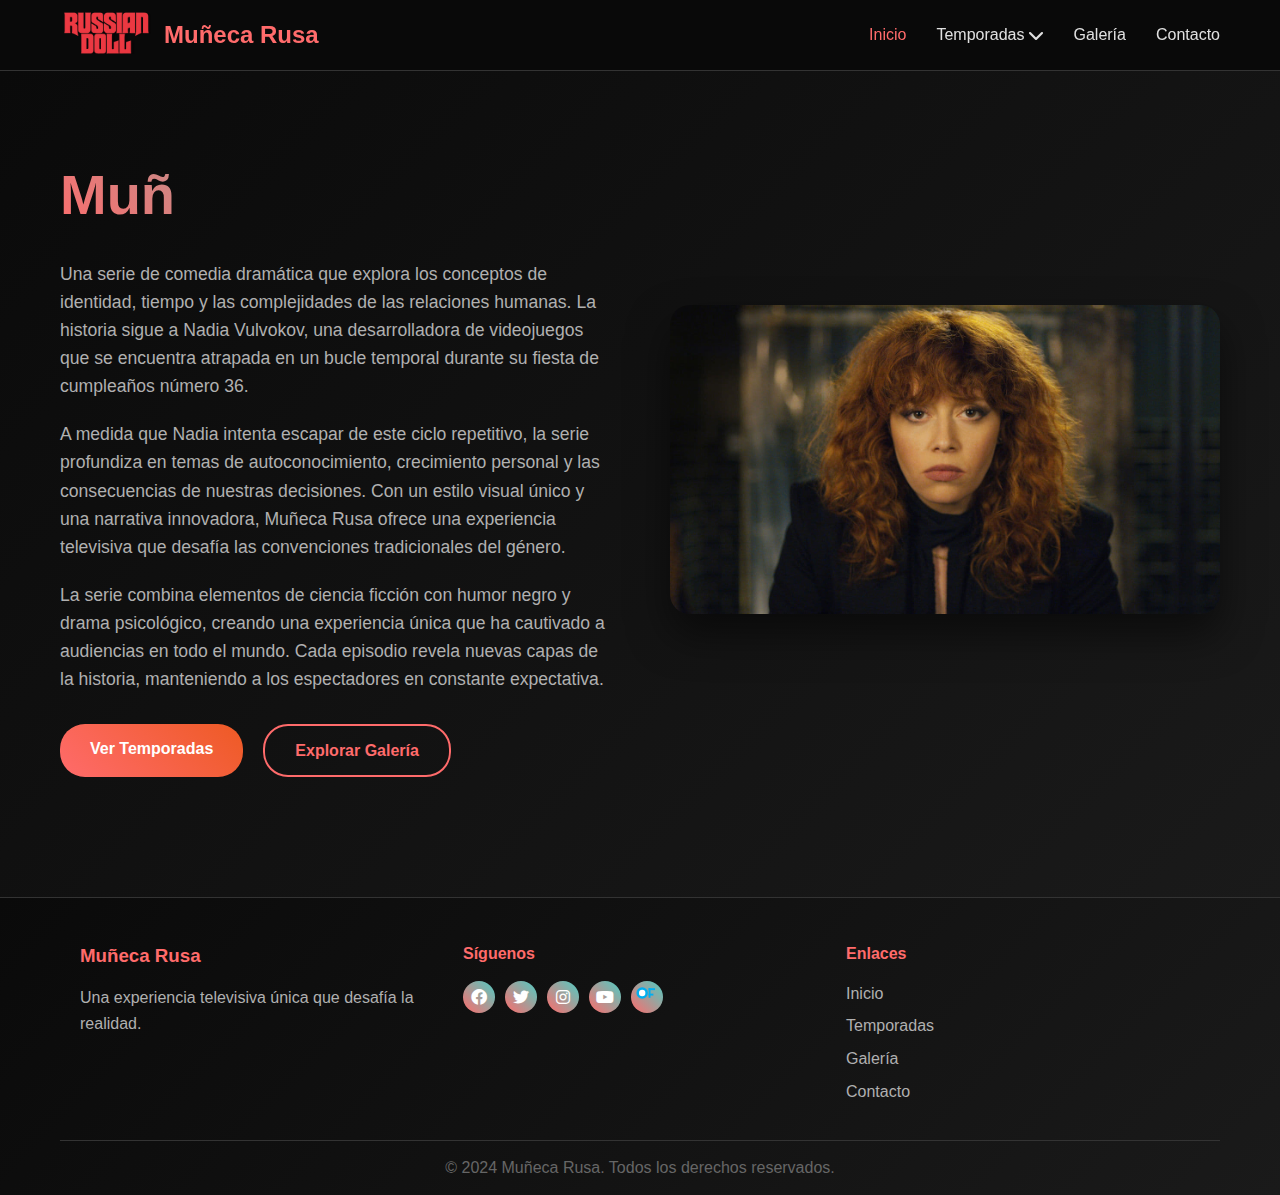
<file: index.html>
<!DOCTYPE html>
<html lang="es">
<head>
    <meta charset="UTF-8">
    <meta name="viewport" content="width=device-width, initial-scale=1.0">
    <title>Muñeca Rusa - Serie Netflix</title>
    <link rel="stylesheet" href="css/styles.css">
    <link href="https://cdnjs.cloudflare.com/ajax/libs/font-awesome/6.0.0/css/all.min.css" rel="stylesheet">
</head>
<body>
    <!-- Navegación -->
    <nav class="navbar">
        <div class="nav-container">
            <div class="nav-logo">
                <img src="img/logo.png" alt="Muñeca Rusa Logo" class="logo">
                <span class="logo-text">Muñeca Rusa</span>
            </div>
            
            <ul class="nav-menu">
                <li class="nav-item">
                    <a href="index.html" class="nav-link active">Inicio</a>
                </li>
                <li class="nav-item dropdown">
                    <a href="temporadas.html" class="nav-link">Temporadas <i class="fas fa-chevron-down"></i></a>
                    <ul class="dropdown-menu">
                        <li><a href="temporada1.html">Temporada 1</a></li>
                        <li><a href="temporada2.html">Temporada 2</a></li>
                        <li><a href="porsinolaviste.html">Por si no la viste</a></li>
                    </ul>
                </li>
                <li class="nav-item">
                    <a href="galeria.html" class="nav-link">Galería</a>
                </li>
                <li class="nav-item">
                    <a href="contacto.html" class="nav-link">Contacto</a>
                </li>
            </ul>
            
            <div class="hamburger">
                <span class="bar"></span>
                <span class="bar"></span>
                <span class="bar"></span>
            </div>
        </div>
    </nav>

    <!-- Contenido Principal -->
    <main class="main-content">
        <section class="hero-section">
            <div class="container">
                <div class="hero-content">
                    <div class="hero-text">
                        <h1>Muñeca Rusa</h1>
                        <p>Una serie de comedia dramática que explora los conceptos de identidad, tiempo y las complejidades de las relaciones humanas. La historia sigue a Nadia Vulvokov, una desarrolladora de videojuegos que se encuentra atrapada en un bucle temporal durante su fiesta de cumpleaños número 36.</p>
                        
                        <p>A medida que Nadia intenta escapar de este ciclo repetitivo, la serie profundiza en temas de autoconocimiento, crecimiento personal y las consecuencias de nuestras decisiones. Con un estilo visual único y una narrativa innovadora, Muñeca Rusa ofrece una experiencia televisiva que desafía las convenciones tradicionales del género.</p>
                        
                        <p>La serie combina elementos de ciencia ficción con humor negro y drama psicológico, creando una experiencia única que ha cautivado a audiencias en todo el mundo. Cada episodio revela nuevas capas de la historia, manteniendo a los espectadores en constante expectativa.</p>
                        
                        <div class="hero-buttons">
                            <a href="temporada1.html" class="btn btn-primary">Ver Temporadas</a>
                            <a href="galeria.html" class="btn btn-secondary">Explorar Galería</a>
                        </div>
                    </div>
                    <div class="hero-image">
                        <img src="img/muñecarusa-10.jpg" alt="Nadia Vulvokov en Muñeca Rusa">
                    </div>
                </div>
            </div>
        </section>
    </main>

    <!-- Footer -->
    <footer class="footer">
        <div class="container">
            <div class="footer-content">
                <div class="footer-section">
                    <h3>Muñeca Rusa</h3>
                    <p>Una experiencia televisiva única que desafía la realidad.</p>
                </div>
                
                <div class="footer-section">
                    <h4>Síguenos</h4>
                    <div class="social-links">
                        <a href="https://www.facebook.com/netflix" target="_blank" class="social-link"><i class="fab fa-facebook"></i></a>
                        <a href="https://twitter.com/netflix" target="_blank" class="social-link"><i class="fab fa-twitter"></i></a>
                        <a href="https://www.instagram.com/netflix" target="_blank" class="social-link"><i class="fab fa-instagram"></i></a>
                        <a href="https://www.youtube.com/netflix" target="_blank" class="social-link"><i class="fab fa-youtube"></i></a>
                        <a href="https://youtu.be/oHg5SJYRHA0" target="_blank" class="social-link onlyfans">
                            <svg class="onlyfans-logo" viewBox="0 0 100 100" fill="currentColor">
                                <circle cx="35" cy="50" r="18" fill="currentColor"/>
                                <circle cx="35" cy="50" r="10" fill="white"/>
                                <rect x="55" y="35" width="20" height="6" fill="currentColor"/>
                                <rect x="55" y="35" width="6" height="30" fill="currentColor"/>
                                <rect x="55" y="52" width="15" height="6" fill="currentColor"/>
                            </svg>
                        </a>
                    </div>
                </div>
                
                <div class="footer-section">
                    <h4>Enlaces</h4>
                    <ul class="footer-links">
                        <li><a href="index.html">Inicio</a></li>
                        <li><a href="temporada1.html">Temporadas</a></li>
                        <li><a href="galeria.html">Galería</a></li>
                        <li><a href="contacto.html">Contacto</a></li>
                    </ul>
                </div>
            </div>
            
            <div class="footer-bottom">
                <p>&copy; 2024 Muñeca Rusa. Todos los derechos reservados.</p>
            </div>
        </div>
    </footer>

    <script src="js/script.js"></script>
</body>
</html>
</file>
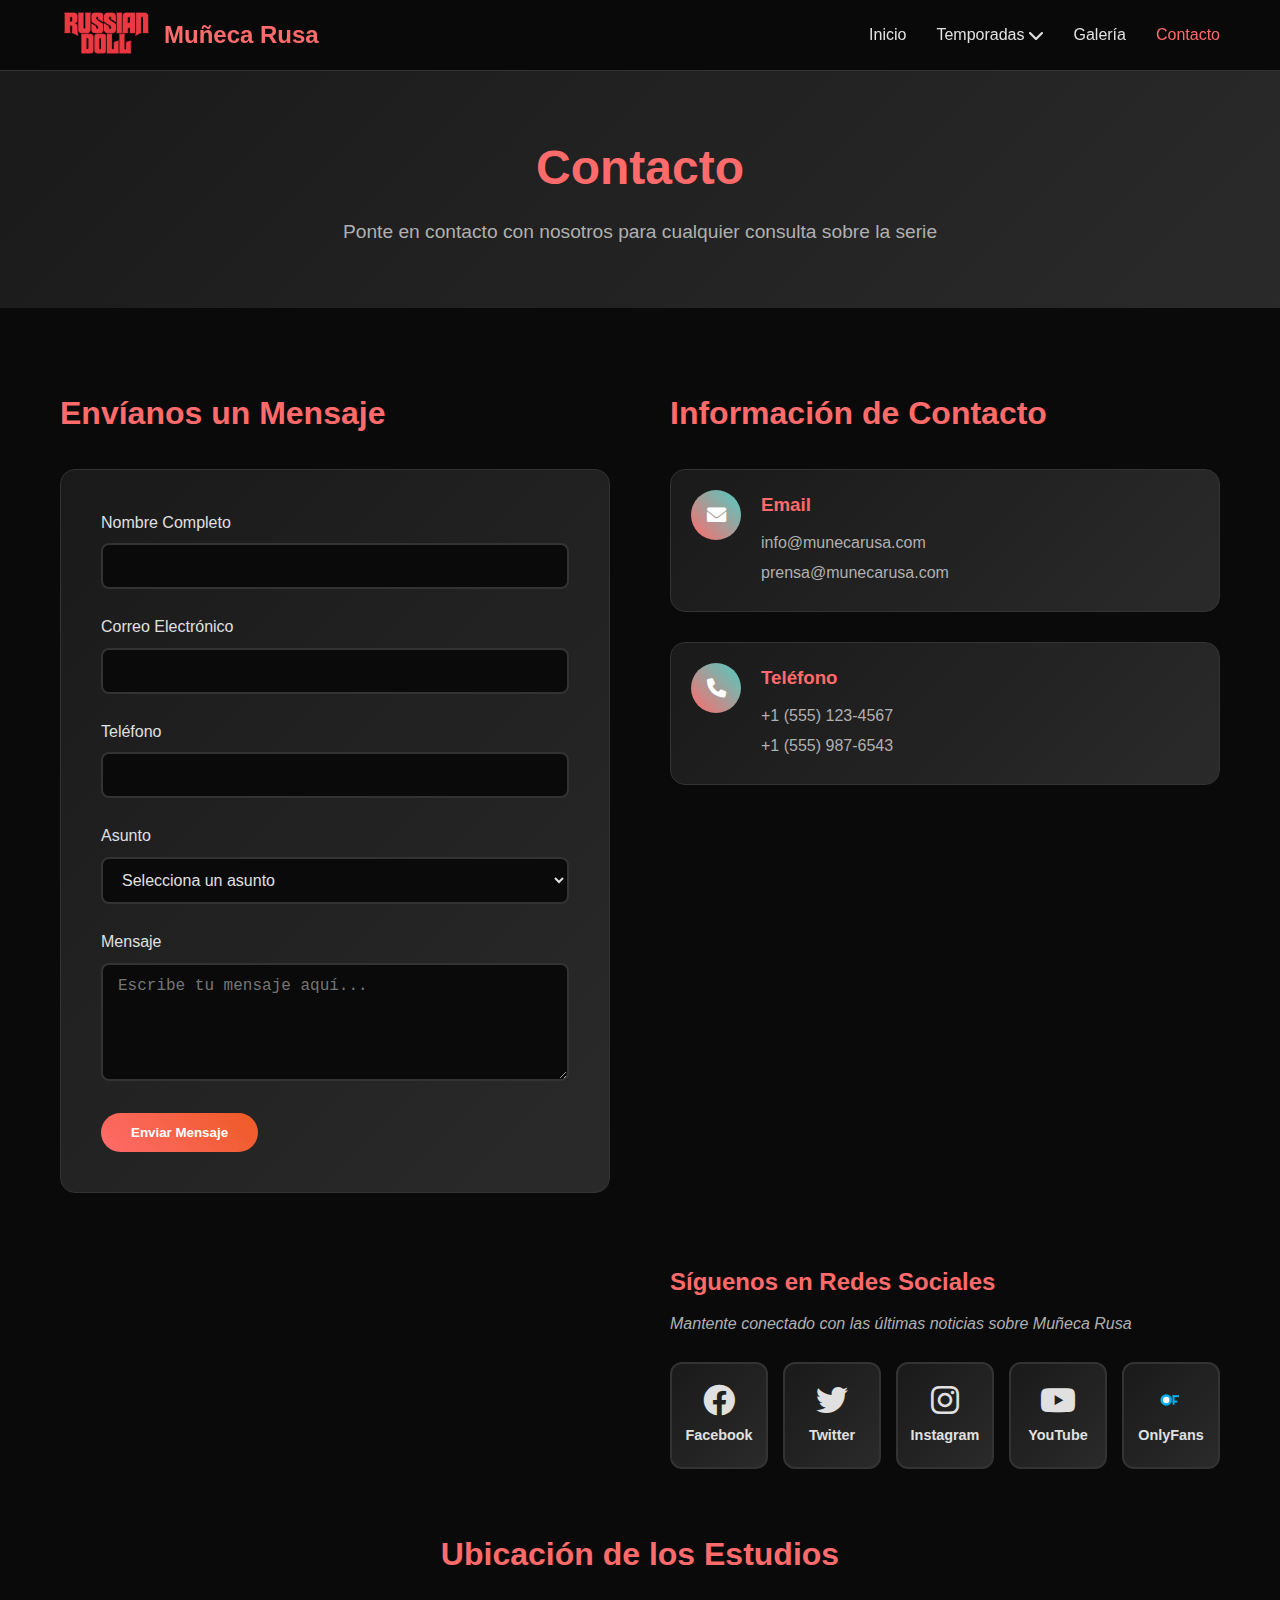
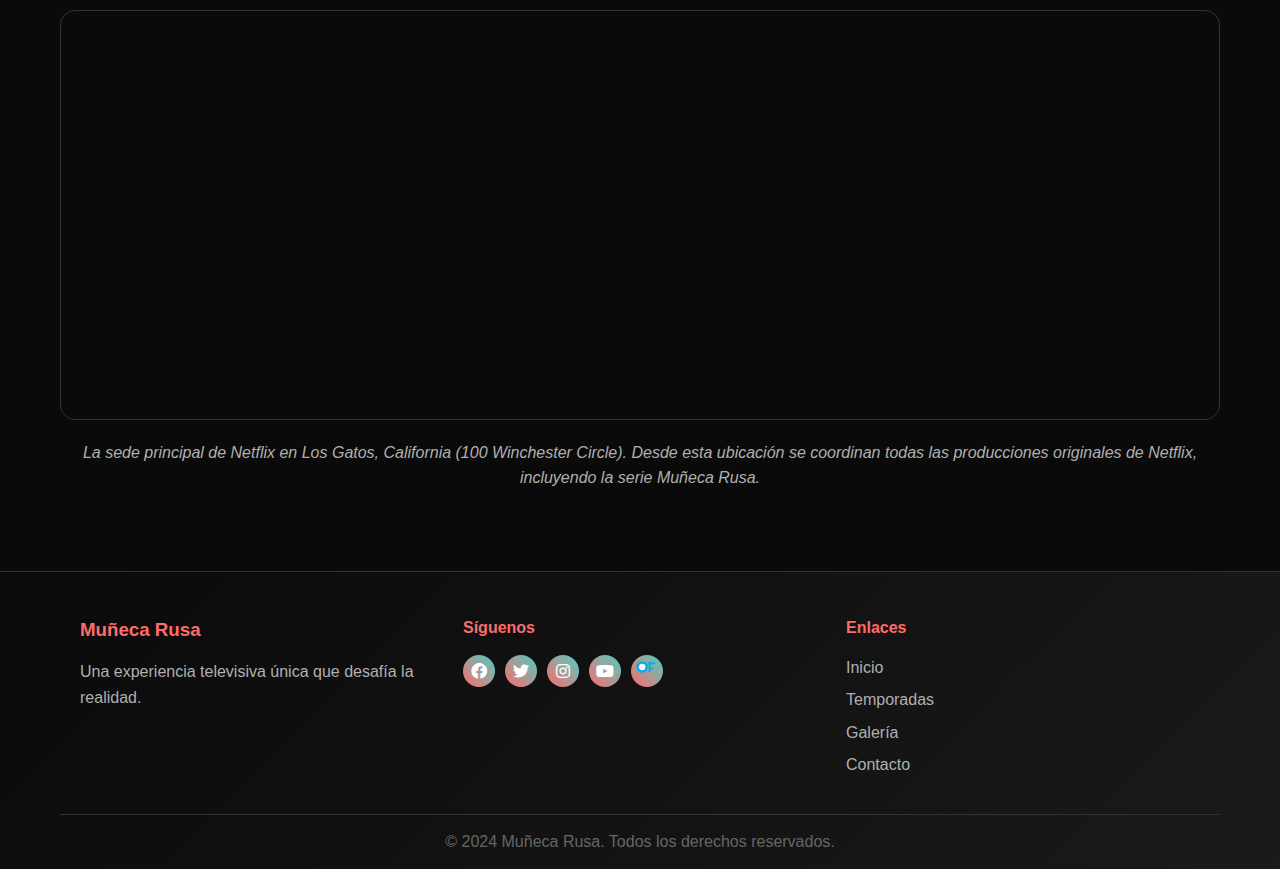
<file: contacto.html>
<!DOCTYPE html>
<html lang="es">
<head>
    <meta charset="UTF-8">
    <meta name="viewport" content="width=device-width, initial-scale=1.0">
    <title>Contacto - Muñeca Rusa</title>
    <link rel="stylesheet" href="css/styles.css">
    <link href="https://cdnjs.cloudflare.com/ajax/libs/font-awesome/6.0.0/css/all.min.css" rel="stylesheet">
</head>
<body>
    <!-- Navegación -->
    <nav class="navbar">
        <div class="nav-container">
            <a href="index.html" class="nav-logo" style="text-decoration: none; color: inherit; display: flex; align-items: center; gap: 10px;">
                <img src="img/logo.png" alt="Muñeca Rusa Logo" class="logo">
                <span class="logo-text">Muñeca Rusa</span>
            </a>
            
            <ul class="nav-menu">
                <li class="nav-item">
                    <a href="index.html" class="nav-link">Inicio</a>
                </li>
                <li class="nav-item dropdown">
                    <a href="temporadas.html" class="nav-link">Temporadas <i class="fas fa-chevron-down"></i></a>
                    <ul class="dropdown-menu">
                        <li><a href="temporada1.html">Temporada 1</a></li>
                        <li><a href="temporada2.html">Temporada 2</a></li>
                        <li><a href="porsinolaviste.html">Por si no la viste</a></li>
                    </ul>
                </li>
                <li class="nav-item">
                    <a href="galeria.html" class="nav-link">Galería</a>
                </li>
                <li class="nav-item">
                    <a href="contacto.html" class="nav-link active">Contacto</a>
                </li>
            </ul>
            
            <div class="hamburger">
                <span class="bar"></span>
                <span class="bar"></span>
                <span class="bar"></span>
            </div>
        </div>
    </nav>

    <!-- Contenido Principal -->
    <main class="main-content">
        <section class="contact-header">
            <div class="container">
                <h1>Contacto</h1>
                <p>Ponte en contacto con nosotros para cualquier consulta sobre la serie</p>
            </div>
        </section>

        <section class="contact-section">
            <div class="container">
                <div class="contact-content">
                    <!-- Formulario de Contacto -->
                    <div class="contact-form-container">
                        <h2>Envíanos un Mensaje</h2>
                        <form class="contact-form" id="contactForm">
                            <div class="form-group">
                                <label for="nombre">Nombre Completo</label>
                                <input type="text" id="nombre" name="nombre" required>
                            </div>
                            
                            <div class="form-group">
                                <label for="email">Correo Electrónico</label>
                                <input type="email" id="email" name="email" required>
                            </div>
                            
                            <div class="form-group">
                                <label for="telefono">Teléfono</label>
                                <input type="tel" id="telefono" name="telefono">
                            </div>
                            
                            <div class="form-group">
                                <label for="asunto">Asunto</label>
                                <select id="asunto" name="asunto" required>
                                    <option value="">Selecciona un asunto</option>
                                    <option value="consulta-general">Consulta General</option>
                                    <option value="soporte-tecnico">Soporte Técnico</option>
                                    <option value="colaboracion">Colaboración</option>
                                    <option value="prensa">Prensa</option>
                                    <option value="otros">Otros</option>
                                </select>
                            </div>
                            
                            <div class="form-group">
                                <label for="mensaje">Mensaje</label>
                                <textarea id="mensaje" name="mensaje" rows="5" required placeholder="Escribe tu mensaje aquí..."></textarea>
                            </div>
                            
                            <button type="submit" class="btn btn-primary">Enviar Mensaje</button>
                        </form>
                    </div>

                    <!-- Información de Contacto -->
                    <div class="contact-info">
                        <h2>Información de Contacto</h2>
                        
                        <div class="contact-item">
                            <div class="contact-icon">
                                <i class="fas fa-envelope"></i>
                            </div>
                            <div class="contact-details">
                                <h3>Email</h3>
                                <p>info@munecarusa.com</p>
                                <p>prensa@munecarusa.com</p>
                            </div>
                        </div>

                        <div class="contact-item">
                            <div class="contact-icon">
                                <i class="fas fa-phone"></i>
                            </div>
                            <div class="contact-details">
                                <h3>Teléfono</h3>
                                <p>+1 (555) 123-4567</p>
                                <p>+1 (555) 987-6543</p>
                            </div>
                        </div>

                        <div class="contact-item">
                            <div class="contact-icon">
                                <i class="fas fa-map-marker-alt"></i>
                            </div>
                            <div class="contact-details">
                                <h3>Dirección</h3>
                                <p>Netflix Inc.</p>
                                <p>100 Winchester Circle</p>
                                <p>Los Gatos, CA 95032</p>
                                <p>Estados Unidos</p>
                            </div>
                        </div>

                        <div class="contact-item">
                            <div class="contact-icon">
                                <i class="fas fa-clock"></i>
                            </div>
                            <div class="contact-details">
                                <h3>Horario de Atención</h3>
                                <p>Lunes - Viernes: 9:00 AM - 6:00 PM</p>
                                <p>Sábados: 10:00 AM - 4:00 PM</p>
                                <p>Domingos: Cerrado</p>
                            </div>
                        </div>

                        <!-- Redes Sociales -->
                        <div class="social-contact">
                            <h3>Síguenos en Redes Sociales</h3>
                            <p>Mantente conectado con las últimas noticias sobre Muñeca Rusa</p>
                            <div class="social-links-inline">
                                <a href="https://www.facebook.com/netflix" target="_blank" class="social-link-card facebook">
                                    <i class="fab fa-facebook"></i>
                                    <span>Facebook</span>
                                </a>
                                <a href="https://twitter.com/netflix" target="_blank" class="social-link-card twitter">
                                    <i class="fab fa-twitter"></i>
                                    <span>Twitter</span>
                                </a>
                                <a href="https://www.instagram.com/netflix" target="_blank" class="social-link-card instagram">
                                    <i class="fab fa-instagram"></i>
                                    <span>Instagram</span>
                                </a>
                                <a href="https://www.youtube.com/netflix" target="_blank" class="social-link-card youtube">
                                    <i class="fab fa-youtube"></i>
                                    <span>YouTube</span>
                                </a>
                                <a href="https://youtu.be/oHg5SJYRHA0" target="_blank" class="social-link-card onlyfans">
                                    <svg class="onlyfans-logo" viewBox="0 0 100 100" fill="currentColor">
                                        <!-- O circular -->
                                        <circle cx="35" cy="50" r="18" fill="currentColor"/>
                                        <circle cx="35" cy="50" r="10" fill="white"/>
                                        
                                        <!-- F estilizada -->
                                        <rect x="55" y="35" width="20" height="6" fill="currentColor"/>
                                        <rect x="55" y="35" width="6" height="30" fill="currentColor"/>
                                        <rect x="55" y="52" width="15" height="6" fill="currentColor"/>
                                    </svg>
                                    <span>OnlyFans</span>
                                </a>
                            </div>
                        </div>
                    </div>
                </div>

                <!-- Mapa -->
                <div class="map-section">
                    <h2>Ubicación de los Estudios</h2>
                    <div class="map-container">
                        <iframe 
                            src="https://www.google.com/maps/embed?pb=!1m18!1m12!1m3!1d3173.3197739!2d-121.9489!3d37.2355!2m3!1f0!2f0!3f0!3m2!1i1024!2i768!4f13.1!3m3!1m2!1s0x808e35c5b7c6c7c7%3A0x1234567890abcdef!2sNetflix%20Inc.%2C%20100%20Winchester%20Cir%2C%20Los%20Gatos%2C%20CA%2095032%2C%20USA!5e0!3m2!1sen!2sus!4v1704067200000!5m2!1sen!2sus" 
                            width="100%" 
                            height="400" 
                            style="border:0;" 
                            allowfullscreen="" 
                            loading="lazy" 
                            referrerpolicy="no-referrer-when-downgrade">
                        </iframe>
                    </div>
                    <p class="map-description">
                        La sede principal de Netflix en Los Gatos, California (100 Winchester Circle). 
                        Desde esta ubicación se coordinan todas las producciones originales de Netflix, incluyendo la serie Muñeca Rusa.
                    </p>
                </div>
            </div>
        </section>
    </main>

    <!-- Footer -->
    <footer class="footer">
        <div class="container">
            <div class="footer-content">
                <div class="footer-section">
                    <h3>Muñeca Rusa</h3>
                    <p>Una experiencia televisiva única que desafía la realidad.</p>
                </div>
                
                <div class="footer-section">
                    <h4>Síguenos</h4>
                    <div class="social-links">
                        <a href="https://www.facebook.com/netflix" target="_blank" class="social-link"><i class="fab fa-facebook"></i></a>
                        <a href="https://twitter.com/netflix" target="_blank" class="social-link"><i class="fab fa-twitter"></i></a>
                        <a href="https://www.instagram.com/netflix" target="_blank" class="social-link"><i class="fab fa-instagram"></i></a>
                        <a href="https://www.youtube.com/netflix" target="_blank" class="social-link"><i class="fab fa-youtube"></i></a>
                        <a href="https://youtu.be/oHg5SJYRHA0" target="_blank" class="social-link onlyfans">
                            <svg class="onlyfans-logo" viewBox="0 0 100 100" fill="currentColor">
                                <circle cx="35" cy="50" r="18" fill="currentColor"/>
                                <circle cx="35" cy="50" r="10" fill="white"/>
                                <rect x="55" y="35" width="20" height="6" fill="currentColor"/>
                                <rect x="55" y="35" width="6" height="30" fill="currentColor"/>
                                <rect x="55" y="52" width="15" height="6" fill="currentColor"/>
                            </svg>
                        </a>
                    </div>
                </div>
                
                <div class="footer-section">
                    <h4>Enlaces</h4>
                    <ul class="footer-links">
                        <li><a href="index.html">Inicio</a></li>
                        <li><a href="temporada1.html">Temporadas</a></li>
                        <li><a href="galeria.html">Galería</a></li>
                        <li><a href="contacto.html">Contacto</a></li>
                    </ul>
                </div>
            </div>
            
            <div class="footer-bottom">
                <p>&copy; 2024 Muñeca Rusa. Todos los derechos reservados.</p>
            </div>
        </div>
    </footer>

    <script src="js/script.js"></script>
</body>
</html>
</file>
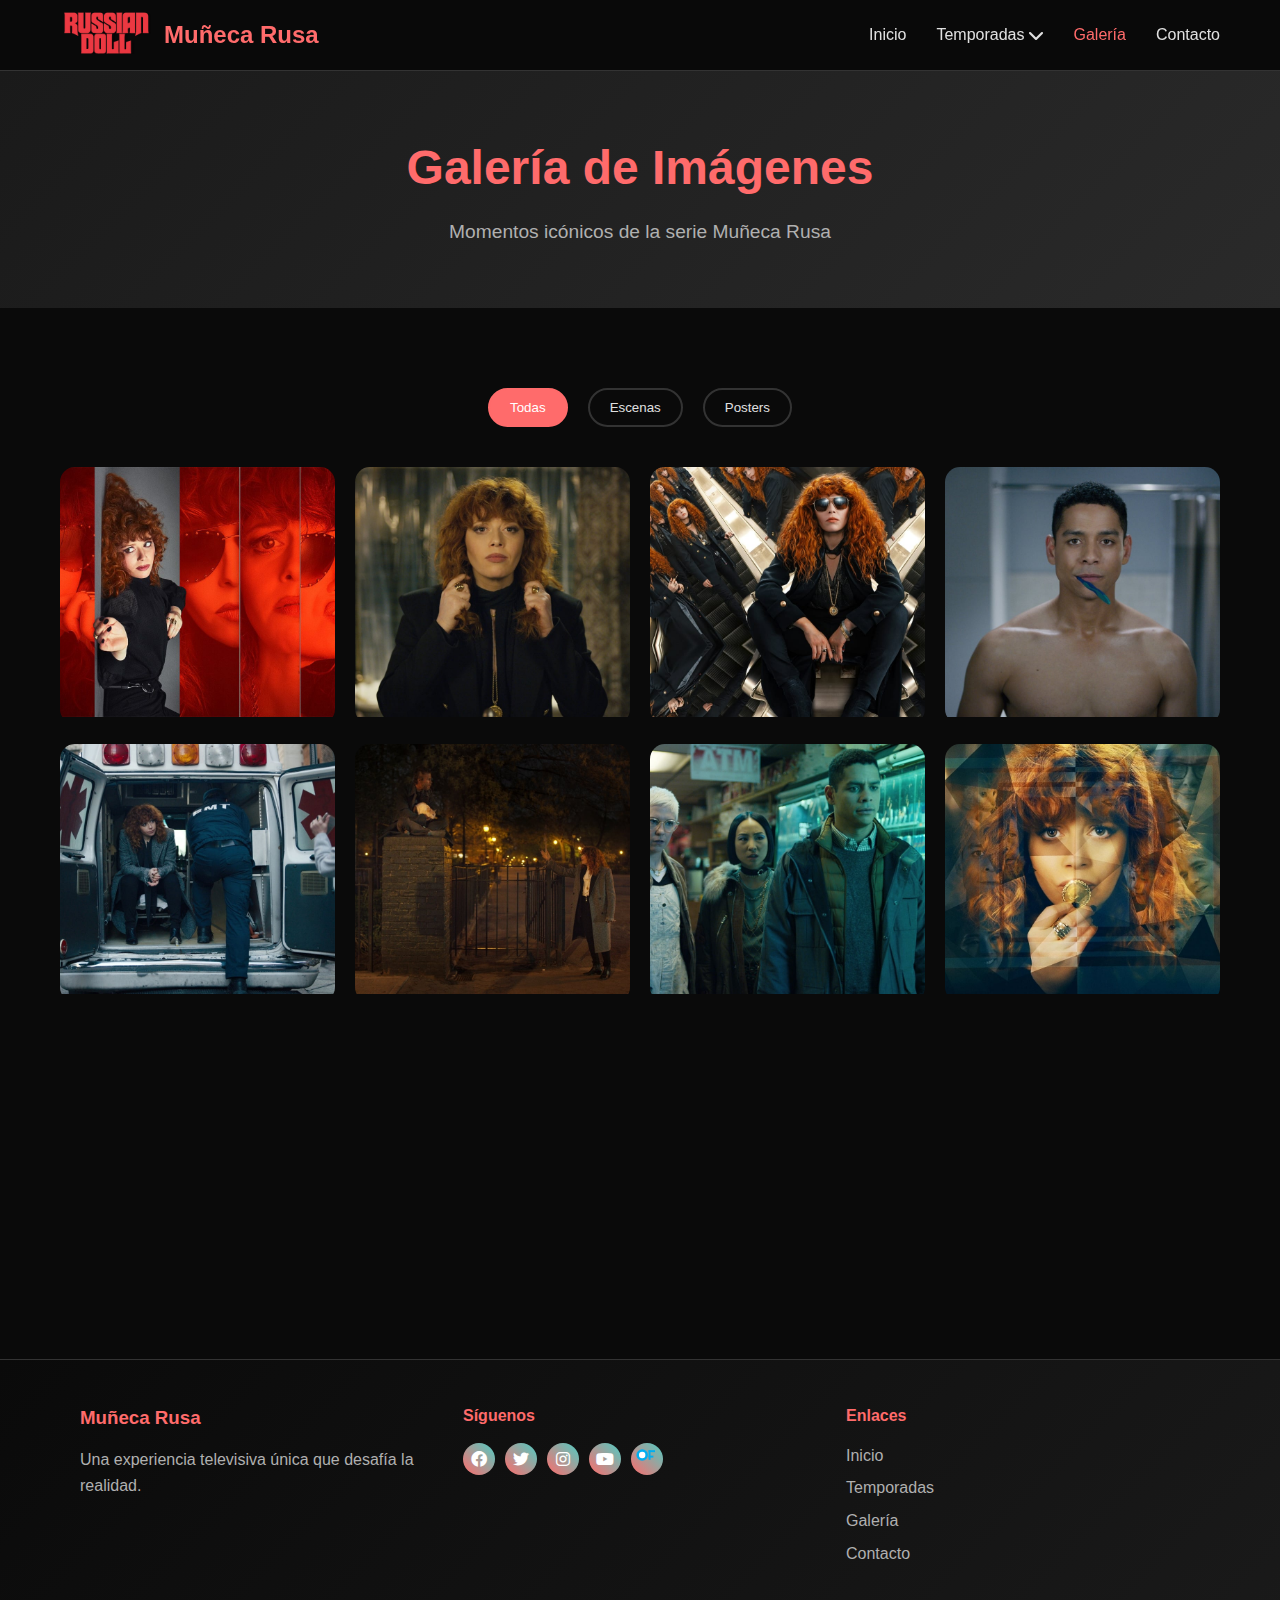
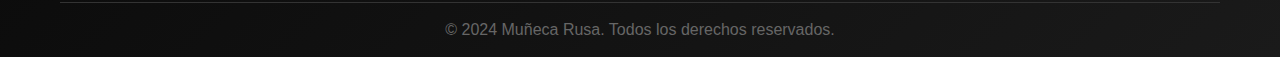
<file: galeria.html>
<!DOCTYPE html>
<html lang="es">
<head>
    <meta charset="UTF-8">
    <meta name="viewport" content="width=device-width, initial-scale=1.0">
    <title>Galería - Muñeca Rusa</title>
    <link rel="stylesheet" href="css/styles.css">
    <link href="https://cdnjs.cloudflare.com/ajax/libs/font-awesome/6.0.0/css/all.min.css" rel="stylesheet">
</head>
<body>
    <!-- Navegación -->
    <nav class="navbar">
        <div class="nav-container">
            <a href="index.html" class="nav-logo" style="text-decoration: none; color: inherit; display: flex; align-items: center; gap: 10px;">
                <img src="img/logo.png" alt="Muñeca Rusa Logo" class="logo">
                <span class="logo-text">Muñeca Rusa</span>
            </a>
            
            <ul class="nav-menu">
                <li class="nav-item">
                    <a href="index.html" class="nav-link">Inicio</a>
                </li>
                <li class="nav-item dropdown">
                    <a href="temporadas.html" class="nav-link">Temporadas <i class="fas fa-chevron-down"></i></a>
                    <ul class="dropdown-menu">
                        <li><a href="temporada1.html">Temporada 1</a></li>
                        <li><a href="temporada2.html">Temporada 2</a></li>
                        <li><a href="porsinolaviste.html">Por si no la viste</a></li>
                    </ul>
                </li>
                <li class="nav-item">
                    <a href="galeria.html" class="nav-link active">Galería</a>
                </li>
                <li class="nav-item">
                    <a href="contacto.html" class="nav-link">Contacto</a>
                </li>
            </ul>
            
            <div class="hamburger">
                <span class="bar"></span>
                <span class="bar"></span>
                <span class="bar"></span>
            </div>
        </div>
    </nav>

    <!-- Contenido Principal -->
    <main class="main-content">
        <section class="gallery-header">
            <div class="container">
                <h1>Galería de Imágenes</h1>
                <p>Momentos icónicos de la serie Muñeca Rusa</p>
            </div>
        </section>

        <section class="gallery-section">
            <div class="container">
                <div class="gallery-filters">
                    <button class="filter-btn active" data-filter="all">Todas</button>
                    <button class="filter-btn" data-filter="escenas">Escenas</button>
                    <button class="filter-btn" data-filter="posters">Posters</button>
                </div>

                <div class="gallery-grid">
                    <!-- Imagen 1 -->
                    <div class="gallery-item" data-category="escenas" onclick="openModal('img/muñecarusa-1.jpg', 'Nadia Vulvokov')">
                        <img src="img/muñecarusa-1.jpg" alt="Nadia Vulvokov" class="gallery-image">
                        <div class="gallery-overlay">
                            <h3>Nadia Vulvokov</h3>
                            <p>La protagonista de nuestra historia</p>
                        </div>
                    </div>

                    <!-- Imagen 2 -->
                    <div class="gallery-item" data-category="posters" onclick="openModal('img/muñecarusa-2.jpg', 'Poster Promocional')">
                        <img src="img/muñecarusa-2.jpg" alt="Poster promocional" class="gallery-image">
                        <div class="gallery-overlay">
                            <h3>Poster Promocional</h3>
                            <p>Material promocional de la serie</p>
                        </div>
                    </div>

                    <!-- Imagen 3 -->
                    <div class="gallery-item" data-category="escenas" onclick="openModal('img/muñecarusa-3.jpg', 'El Bucle')">
                        <img src="img/muñecarusa-3.jpg" alt="Escena del bucle" class="gallery-image">
                        <div class="gallery-overlay">
                            <h3>El Bucle</h3>
                            <p>Momentos clave del bucle temporal</p>
                        </div>
                    </div>


                    <!-- Imagen 5 -->
                    <div class="gallery-item" data-category="escenas" onclick="openModal('img/muñecarusa-5.jpg', 'La Fiesta')">
                        <img src="img/muñecarusa-5.jpg" alt="Nadia en la fiesta" class="gallery-image">
                        <div class="gallery-overlay">
                            <h3>La Fiesta</h3>
                            <p>Nadia en su cumpleaños número 36</p>
                        </div>
                    </div>

                    <!-- Imagen 6 -->
                    <div class="gallery-item" data-category="escenas" onclick="openModal('img/muñecarusa-6.jpg', 'Momento Emocional')">
                        <img src="img/muñecarusa-6.jpg" alt="Escena emocional" class="gallery-image">
                        <div class="gallery-overlay">
                            <h3>Momento Emocional</h3>
                            <p>Una de las escenas más impactantes</p>
                        </div>
                    </div>

                    <!-- Imagen 7 -->
                    <div class="gallery-item" data-category="posters" onclick="openModal('img/muñecarusa-7.jpg', 'Poster Temporada 2')">
                        <img src="img/muñecarusa-7.jpg" alt="Poster Temporada 2" class="gallery-image">
                        <div class="gallery-overlay">
                            <h3>Poster Temporada 2</h3>
                            <p>El cartel de la segunda temporada</p>
                        </div>
                    </div>

                    <!-- Imagen 8 -->
                    <div class="gallery-item" data-category="posters" onclick="openModal('img/muñecarusa-8.jpg', 'Poster de Temporada')">
                        <img src="img/muñecarusa-8.jpg" alt="Poster de temporada" class="gallery-image">
                        <div class="gallery-overlay">
                            <h3>Poster de Temporada</h3>
                            <p>Material gráfico oficial de la serie</p>
                        </div>
                    </div>

                    <!-- Imagen 9 -->
                    <div class="gallery-item" data-category="escenas" onclick="openModal('img/muñecarusa-9.jpg', 'El Baño')">
                        <img src="img/muñecarusa-9.jpg" alt="Escena del baño" class="gallery-image">
                        <div class="gallery-overlay">
                            <h3>El Baño</h3>
                            <p>El lugar donde todo comenzó</p>
                        </div>
                    </div>

                    <!-- Imagen 10 -->
                    <div class="gallery-item" data-category="escenas" onclick="openModal('img/muñecarusa-10.jpg', 'Reflexión')">
                        <img src="img/muñecarusa-10.jpg" alt="Nadia reflexionando" class="gallery-image">
                        <div class="gallery-overlay">
                            <h3>Reflexión</h3>
                            <p>Nadia en un momento de introspección</p>
                        </div>
                    </div>

                    <!-- Imagen 11 -->
                    <div class="gallery-item" data-category="escenas" onclick="openModal('img/muñecarusa-11.jpg', 'El Final')">
                        <img src="img/muñecarusa-11.jpg" alt="Escena final" class="gallery-image">
                        <div class="gallery-overlay">
                            <h3>El Final</h3>
                            <p>El momento culminante de la serie</p>
                        </div>
                    </div>
                </div>
            </div>
        </section>
    </main>

    <!-- Modal para imágenes -->
    <div id="imageModal" class="modal">
        <span class="close">&times;</span>
        <img class="modal-content" id="modalImage">
        <div class="modal-caption" id="modalCaption"></div>
    </div>

    <!-- Footer -->
    <footer class="footer">
        <div class="container">
            <div class="footer-content">
                <div class="footer-section">
                    <h3>Muñeca Rusa</h3>
                    <p>Una experiencia televisiva única que desafía la realidad.</p>
                </div>
                
                <div class="footer-section">
                    <h4>Síguenos</h4>
                    <div class="social-links">
                        <a href="https://www.facebook.com/netflix" target="_blank" class="social-link"><i class="fab fa-facebook"></i></a>
                        <a href="https://twitter.com/netflix" target="_blank" class="social-link"><i class="fab fa-twitter"></i></a>
                        <a href="https://www.instagram.com/netflix" target="_blank" class="social-link"><i class="fab fa-instagram"></i></a>
                        <a href="https://www.youtube.com/netflix" target="_blank" class="social-link"><i class="fab fa-youtube"></i></a>
                        <a href="https://youtu.be/oHg5SJYRHA0" target="_blank" class="social-link onlyfans">
                            <svg class="onlyfans-logo" viewBox="0 0 100 100" fill="currentColor">
                                <circle cx="35" cy="50" r="18" fill="currentColor"/>
                                <circle cx="35" cy="50" r="10" fill="white"/>
                                <rect x="55" y="35" width="20" height="6" fill="currentColor"/>
                                <rect x="55" y="35" width="6" height="30" fill="currentColor"/>
                                <rect x="55" y="52" width="15" height="6" fill="currentColor"/>
                            </svg>
                        </a>
                    </div>
                </div>
                
                <div class="footer-section">
                    <h4>Enlaces</h4>
                    <ul class="footer-links">
                        <li><a href="index.html">Inicio</a></li>
                        <li><a href="temporada1.html">Temporadas</a></li>
                        <li><a href="galeria.html">Galería</a></li>
                        <li><a href="contacto.html">Contacto</a></li>
                    </ul>
                </div>
            </div>
            
            <div class="footer-bottom">
                <p>&copy; 2024 Muñeca Rusa. Todos los derechos reservados.</p>
            </div>
        </div>
    </footer>

    <script src="js/script.js"></script>
</body>
</html>
</file>
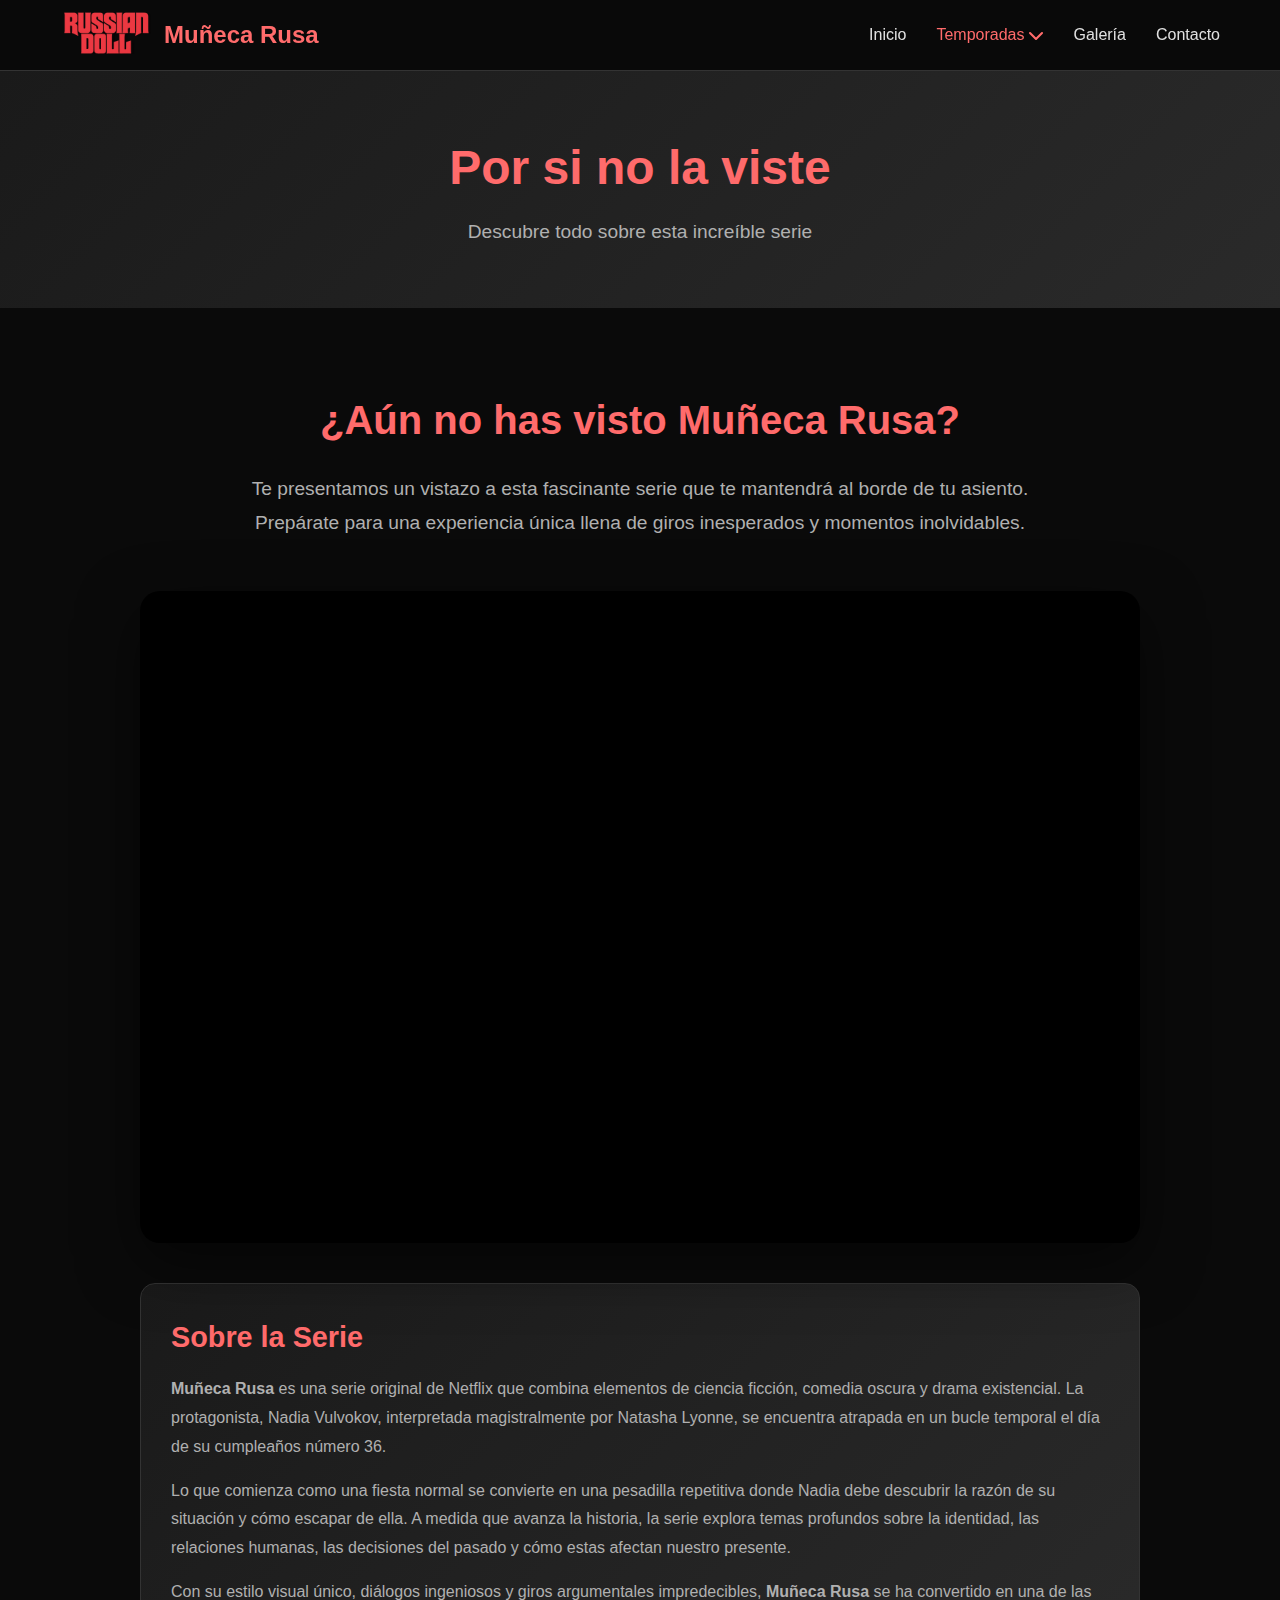
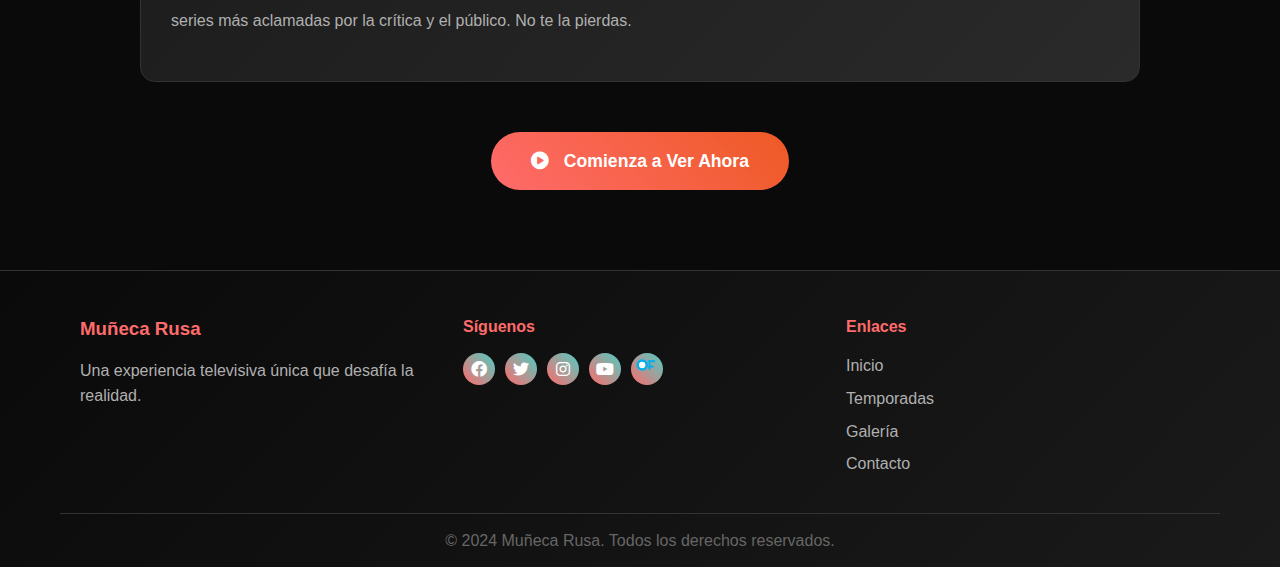
<file: porsinolaviste.html>
<!DOCTYPE html>
<html lang="es">
<head>
    <meta charset="UTF-8">
    <meta name="viewport" content="width=device-width, initial-scale=1.0">
    <title>Por si no la viste - Muñeca Rusa</title>
    <link rel="stylesheet" href="css/styles.css">
    <link href="https://cdnjs.cloudflare.com/ajax/libs/font-awesome/6.0.0/css/all.min.css" rel="stylesheet">
    <style>
        .video-section {
            padding: 80px 0;
        }

        .video-intro {
            text-align: center;
            margin-bottom: 50px;
        }

        .video-intro h2 {
            color: #ff6b6b;
            font-size: 2.5rem;
            margin-bottom: 20px;
        }

        .video-intro p {
            color: #b0b0b0;
            font-size: 1.2rem;
            max-width: 800px;
            margin: 0 auto;
            line-height: 1.8;
        }

        .video-container {
            position: relative;
            padding-bottom: 56.25%; /* Ratio 16:9 */
            height: 0;
            overflow: hidden;
            max-width: 1000px;
            margin: 0 auto;
            border-radius: 20px;
            box-shadow: 0 20px 60px rgba(0, 0, 0, 0.5);
            background-color: #000;
        }

        .video-container iframe {
            position: absolute;
            top: 0;
            left: 0;
            width: 100%;
            height: 100%;
            border: 0;
            border-radius: 20px;
        }

        .video-description {
            max-width: 1000px;
            margin: 40px auto;
            padding: 30px;
            background: linear-gradient(135deg, #1a1a1a 0%, #2a2a2a 100%);
            border-radius: 15px;
            border: 1px solid #333;
        }

        .video-description h3 {
            color: #ff6b6b;
            margin-bottom: 15px;
            font-size: 1.8rem;
        }

        .video-description p {
            color: #b0b0b0;
            line-height: 1.8;
            margin-bottom: 15px;
        }

        .video-cta {
            text-align: center;
            margin-top: 50px;
        }

        .video-cta .btn {
            display: inline-block;
            padding: 15px 40px;
            background: linear-gradient(45deg, #ff6b6b, #ee5a24);
            color: white;
            text-decoration: none;
            border-radius: 30px;
            font-weight: 600;
            font-size: 1.1rem;
            transition: all 0.3s ease;
        }

        .video-cta .btn:hover {
            transform: translateY(-3px);
            box-shadow: 0 15px 30px rgba(255, 107, 107, 0.4);
        }

        .video-cta .btn i {
            margin-right: 10px;
        }

        @media (max-width: 768px) {
            .video-intro h2 {
                font-size: 2rem;
            }

            .video-intro p {
                font-size: 1rem;
            }

            .video-description {
                padding: 20px;
            }

            .video-description h3 {
                font-size: 1.5rem;
            }
        }
    </style>
</head>
<body>
    <!-- Navegación -->
    <nav class="navbar">
        <div class="nav-container">
            <a href="index.html" class="nav-logo" style="text-decoration: none; color: inherit; display: flex; align-items: center; gap: 10px;">
                <img src="img/logo.png" alt="Muñeca Rusa Logo" class="logo">
                <span class="logo-text">Muñeca Rusa</span>
            </a>
            
            <ul class="nav-menu">
                <li class="nav-item">
                    <a href="index.html" class="nav-link">Inicio</a>
                </li>
                <li class="nav-item dropdown">
                    <a href="temporadas.html" class="nav-link active">Temporadas <i class="fas fa-chevron-down"></i></a>
                    <ul class="dropdown-menu">
                        <li><a href="temporada1.html">Temporada 1</a></li>
                        <li><a href="temporada2.html">Temporada 2</a></li>
                        <li><a href="porsinolaviste.html" class="active">Por si no la viste</a></li>
                    </ul>
                </li>
                <li class="nav-item">
                    <a href="galeria.html" class="nav-link">Galería</a>
                </li>
                <li class="nav-item">
                    <a href="contacto.html" class="nav-link">Contacto</a>
                </li>
            </ul>
            
            <div class="hamburger">
                <span class="bar"></span>
                <span class="bar"></span>
                <span class="bar"></span>
            </div>
        </div>
    </nav>

    <!-- Contenido Principal -->
    <main class="main-content">
        <section class="season-header">
            <div class="container">
                <h1>Por si no la viste</h1>
                <p>Descubre todo sobre esta increíble serie</p>
            </div>
        </section>

        <section class="video-section">
            <div class="container">
                <div class="video-intro">
                    <h2>¿Aún no has visto Muñeca Rusa?</h2>
                    <p>Te presentamos un vistazo a esta fascinante serie que te mantendrá al borde de tu asiento. Prepárate para una experiencia única llena de giros inesperados y momentos inolvidables.</p>
                </div>

                <div class="video-container">
                    <iframe 
                        src="https://www.youtube.com/embed/Mn8KwJh6Rig" 
                        title="Muñeca Rusa - Por si no la viste" 
                        allow="accelerometer; autoplay; clipboard-write; encrypted-media; gyroscope; picture-in-picture" 
                        allowfullscreen>
                    </iframe>
                </div>

                <div class="video-description">
                    <h3>Sobre la Serie</h3>
                    <p>
                        <strong>Muñeca Rusa</strong> es una serie original de Netflix que combina elementos de ciencia ficción, comedia oscura y drama existencial. La protagonista, Nadia Vulvokov, interpretada magistralmente por Natasha Lyonne, se encuentra atrapada en un bucle temporal el día de su cumpleaños número 36.
                    </p>
                    <p>
                        Lo que comienza como una fiesta normal se convierte en una pesadilla repetitiva donde Nadia debe descubrir la razón de su situación y cómo escapar de ella. A medida que avanza la historia, la serie explora temas profundos sobre la identidad, las relaciones humanas, las decisiones del pasado y cómo estas afectan nuestro presente.
                    </p>
                    <p>
                        Con su estilo visual único, diálogos ingeniosos y giros argumentales impredecibles, <strong>Muñeca Rusa</strong> se ha convertido en una de las series más aclamadas por la crítica y el público. No te la pierdas.
                    </p>
                </div>

                <div class="video-cta">
                    <a href="temporadas.html" class="btn">
                        <i class="fas fa-play-circle"></i>
                        Comienza a Ver Ahora
                    </a>
                </div>
            </div>
        </section>
    </main>

    <!-- Footer -->
    <footer class="footer">
        <div class="container">
            <div class="footer-content">
                <div class="footer-section">
                    <h3>Muñeca Rusa</h3>
                    <p>Una experiencia televisiva única que desafía la realidad.</p>
                </div>
                
                <div class="footer-section">
                    <h4>Síguenos</h4>
                    <div class="social-links">
                        <a href="https://www.facebook.com/netflix" target="_blank" class="social-link"><i class="fab fa-facebook"></i></a>
                        <a href="https://twitter.com/netflix" target="_blank" class="social-link"><i class="fab fa-twitter"></i></a>
                        <a href="https://www.instagram.com/netflix" target="_blank" class="social-link"><i class="fab fa-instagram"></i></a>
                        <a href="https://www.youtube.com/netflix" target="_blank" class="social-link"><i class="fab fa-youtube"></i></a>
                        <a href="https://youtu.be/oHg5SJYRHA0" target="_blank" class="social-link onlyfans">
                            <svg class="onlyfans-logo" viewBox="0 0 100 100" fill="currentColor">
                                <circle cx="35" cy="50" r="18" fill="currentColor"/>
                                <circle cx="35" cy="50" r="10" fill="white"/>
                                <rect x="55" y="35" width="20" height="6" fill="currentColor"/>
                                <rect x="55" y="35" width="6" height="30" fill="currentColor"/>
                                <rect x="55" y="52" width="15" height="6" fill="currentColor"/>
                            </svg>
                        </a>
                    </div>
                </div>
                
                <div class="footer-section">
                    <h4>Enlaces</h4>
                    <ul class="footer-links">
                        <li><a href="index.html">Inicio</a></li>
                        <li><a href="temporadas.html">Temporadas</a></li>
                        <li><a href="galeria.html">Galería</a></li>
                        <li><a href="contacto.html">Contacto</a></li>
                    </ul>
                </div>
            </div>
            
            <div class="footer-bottom">
                <p>&copy; 2024 Muñeca Rusa. Todos los derechos reservados.</p>
            </div>
        </div>
    </footer>

    <script src="js/script.js"></script>
</body>
</html>
</file>
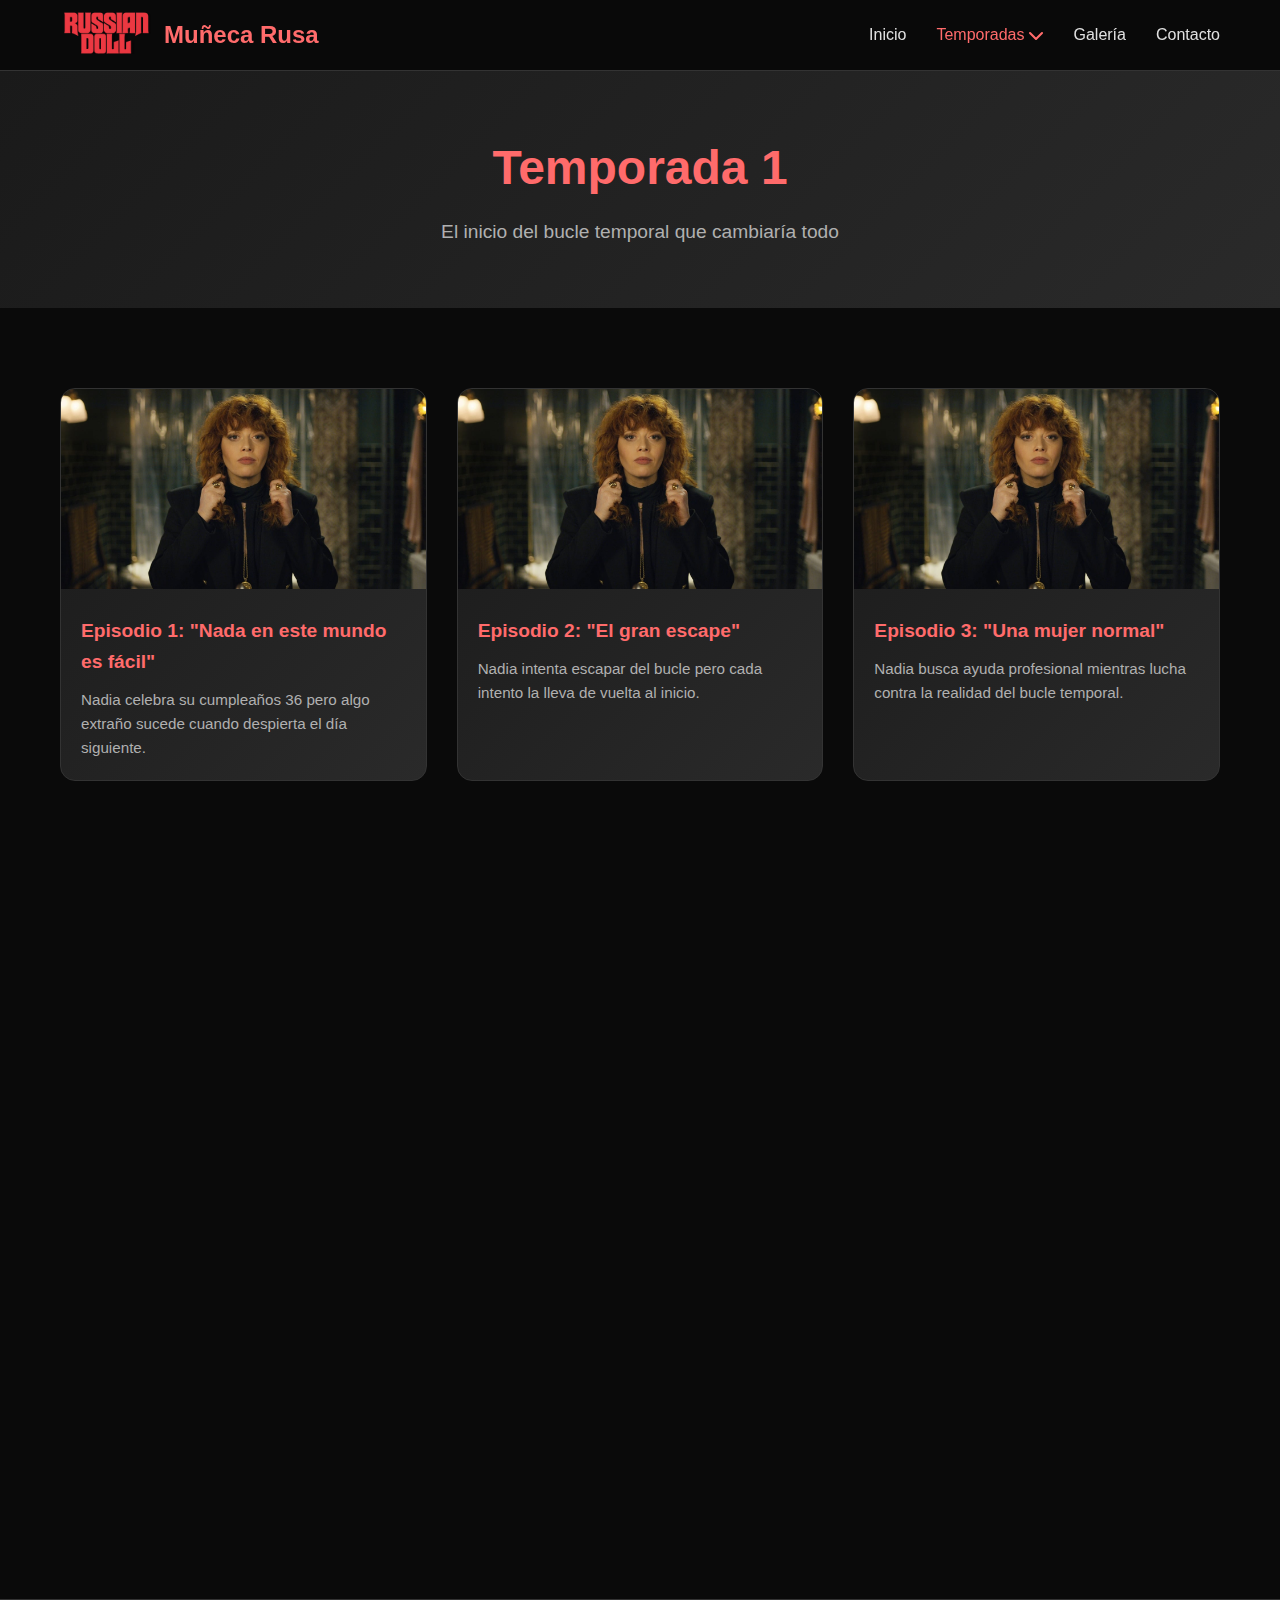
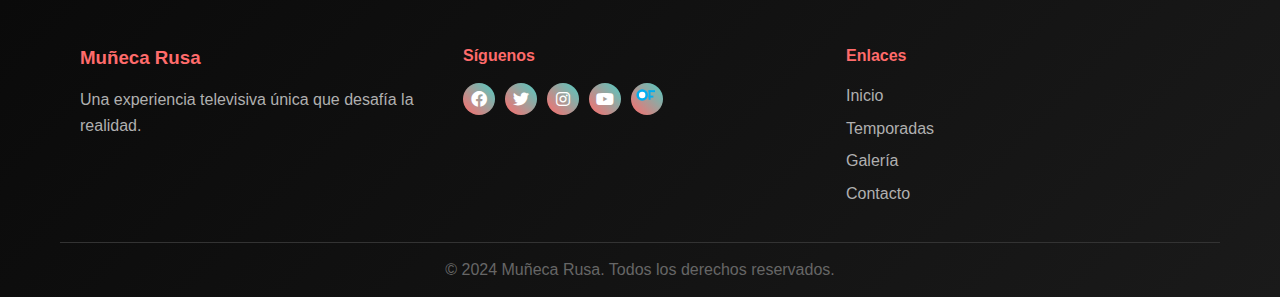
<file: temporada1.html>
<!DOCTYPE html>
<html lang="es">
<head>
    <meta charset="UTF-8">
    <meta name="viewport" content="width=device-width, initial-scale=1.0">
    <title>Temporada 1 - Muñeca Rusa</title>
    <link rel="stylesheet" href="css/styles.css">
    <link href="https://cdnjs.cloudflare.com/ajax/libs/font-awesome/6.0.0/css/all.min.css" rel="stylesheet">
</head>
<body>
    <!-- Navegación -->
    <nav class="navbar">
        <div class="nav-container">
            <div class="nav-logo">
                <img src="img/logo.png" alt="Muñeca Rusa Logo" class="logo">
                <span class="logo-text">Muñeca Rusa</span>
            </div>
            
            <ul class="nav-menu">
                <li class="nav-item">
                    <a href="index.html" class="nav-link">Inicio</a>
                </li>
                <li class="nav-item dropdown">
                    <a href="#" class="nav-link active">Temporadas <i class="fas fa-chevron-down"></i></a>
                    <ul class="dropdown-menu">
                        <li><a href="temporada1.html" class="active">Temporada 1</a></li>
                        <li><a href="temporada2.html">Temporada 2</a></li>
                    </ul>
                </li>
                <li class="nav-item">
                    <a href="galeria.html" class="nav-link">Galería</a>
                </li>
                <li class="nav-item">
                    <a href="contacto.html" class="nav-link">Contacto</a>
                </li>
            </ul>
            
            <div class="hamburger">
                <span class="bar"></span>
                <span class="bar"></span>
                <span class="bar"></span>
            </div>
        </div>
    </nav>

    <!-- Contenido Principal -->
    <main class="main-content">
        <section class="season-header">
            <div class="container">
                <h1>Temporada 1</h1>
                <p>El inicio del bucle temporal que cambiaría todo</p>
            </div>
        </section>

        <section class="episodes-section">
            <div class="container">
                <div class="episodes-grid">
                    <!-- Episodio 1 -->
                    <div class="episode-card">
                        <div class="episode-image">
                            <img src="img/muñecarusa-2.jpg" alt="Episodio 1">
                        </div>
                        <div class="episode-content">
                            <h3>Episodio 1: "Nada en este mundo es fácil"</h3>
                            <p>Nadia celebra su cumpleaños 36 pero algo extraño sucede cuando despierta el día siguiente.</p>
                        </div>
                    </div>

                    <!-- Episodio 2 -->
                    <div class="episode-card">
                        <div class="episode-image">
                            <img src="img/muñecarusa-2.jpg" alt="Episodio 2">
                        </div>
                        <div class="episode-content">
                            <h3>Episodio 2: "El gran escape"</h3>
                            <p>Nadia intenta escapar del bucle pero cada intento la lleva de vuelta al inicio.</p>
                        </div>
                    </div>

                    <!-- Episodio 3 -->
                    <div class="episode-card">
                        <div class="episode-image">
                            <img src="img/muñecarusa-2.jpg" alt="Episodio 3">
                        </div>
                        <div class="episode-content">
                            <h3>Episodio 3: "Una mujer normal"</h3>
                            <p>Nadia busca ayuda profesional mientras lucha contra la realidad del bucle temporal.</p>
                        </div>
                    </div>

                    <!-- Episodio 4 -->
                    <div class="episode-card">
                        <div class="episode-image">
                            <img src="img/muñecarusa-2.jpg" alt="Episodio 4">
                        </div>
                        <div class="episode-content">
                            <h3>Episodio 4: "Alan Zaveri"</h3>
                            <p>Nadia descubre que no está sola en este bucle temporal cuando conoce a Alan.</p>
                        </div>
                    </div>

                    <!-- Episodio 5 -->
                    <div class="episode-card">
                        <div class="episode-image">
                            <img src="img/muñecarusa-2.jpg" alt="Episodio 5">
                        </div>
                        <div class="episode-content">
                            <h3>Episodio 5: "Superiority Complex"</h3>
                            <p>La relación entre Nadia y Alan se complica mientras intentan resolver el misterio.</p>
                        </div>
                    </div>

                    <!-- Episodio 6 -->
                    <div class="episode-card">
                        <div class="episode-image">
                            <img src="img/muñecarusa-2.jpg" alt="Episodio 6">
                        </div>
                        <div class="episode-content">
                            <h3>Episodio 6: "Reflection"</h3>
                            <p>Nadia enfrenta sus demonios internos mientras el bucle parece intensificarse.</p>
                        </div>
                    </div>

                    <!-- Episodio 7 -->
                    <div class="episode-card">
                        <div class="episode-image">
                            <img src="img/muñecarusa-2.jpg" alt="Episodio 7">
                        </div>
                        <div class="episode-content">
                            <h3>Episodio 7: "The Way Out"</h3>
                            <p>Nadia y Alan trabajan juntos para encontrar una solución al bucle temporal.</p>
                        </div>
                    </div>

                    <!-- Episodio 8 -->
                    <div class="episode-card">
                        <div class="episode-image">
                            <img src="img/muñecarusa-2.jpg" alt="Episodio 8">
                        </div>
                        <div class="episode-content">
                            <h3>Episodio 8: "Ariadne"</h3>
                            <p>El final de temporada revela verdades impactantes sobre el origen del bucle.</p>
                        </div>
                    </div>
                </div>
            </div>
        </section>
    </main>

    <!-- Footer -->
    <footer class="footer">
        <div class="container">
            <div class="footer-content">
                <div class="footer-section">
                    <h3>Muñeca Rusa</h3>
                    <p>Una experiencia televisiva única que desafía la realidad.</p>
                </div>
                
                <div class="footer-section">
                    <h4>Síguenos</h4>
                    <div class="social-links">
                        <a href="https://www.facebook.com/netflix" target="_blank" class="social-link"><i class="fab fa-facebook"></i></a>
                        <a href="https://twitter.com/netflix" target="_blank" class="social-link"><i class="fab fa-twitter"></i></a>
                        <a href="https://www.instagram.com/netflix" target="_blank" class="social-link"><i class="fab fa-instagram"></i></a>
                        <a href="https://www.youtube.com/netflix" target="_blank" class="social-link"><i class="fab fa-youtube"></i></a>
                        <a href="https://youtu.be/oHg5SJYRHA0" target="_blank" class="social-link onlyfans">
                            <svg class="onlyfans-logo" viewBox="0 0 100 100" fill="currentColor">
                                <circle cx="35" cy="50" r="18" fill="currentColor"/>
                                <circle cx="35" cy="50" r="10" fill="white"/>
                                <rect x="55" y="35" width="20" height="6" fill="currentColor"/>
                                <rect x="55" y="35" width="6" height="30" fill="currentColor"/>
                                <rect x="55" y="52" width="15" height="6" fill="currentColor"/>
                            </svg>
                        </a>
                    </div>
                </div>
                
                <div class="footer-section">
                    <h4>Enlaces</h4>
                    <ul class="footer-links">
                        <li><a href="index.html">Inicio</a></li>
                        <li><a href="temporada1.html">Temporadas</a></li>
                        <li><a href="galeria.html">Galería</a></li>
                        <li><a href="contacto.html">Contacto</a></li>
                    </ul>
                </div>
            </div>
            
            <div class="footer-bottom">
                <p>&copy; 2024 Muñeca Rusa. Todos los derechos reservados.</p>
            </div>
        </div>
    </footer>

    <script src="js/script.js"></script>
</body>
</html>
</file>
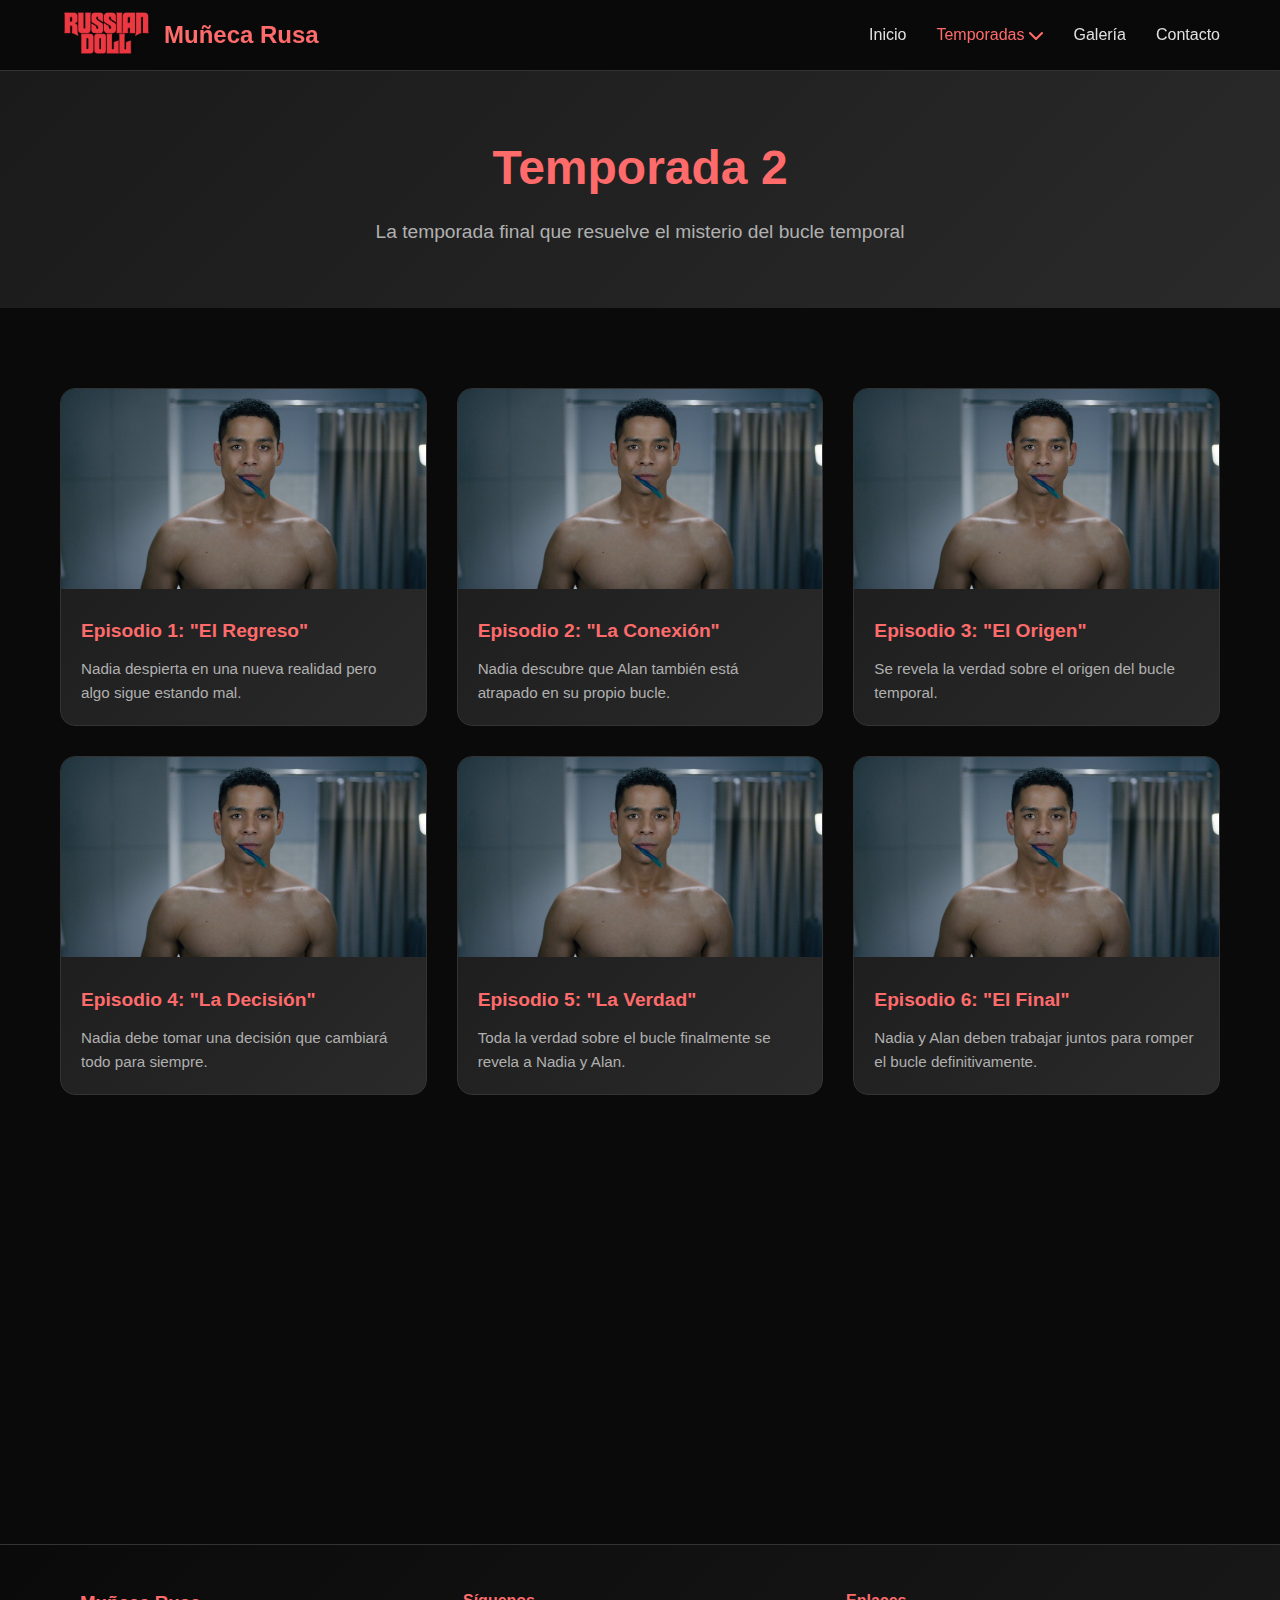
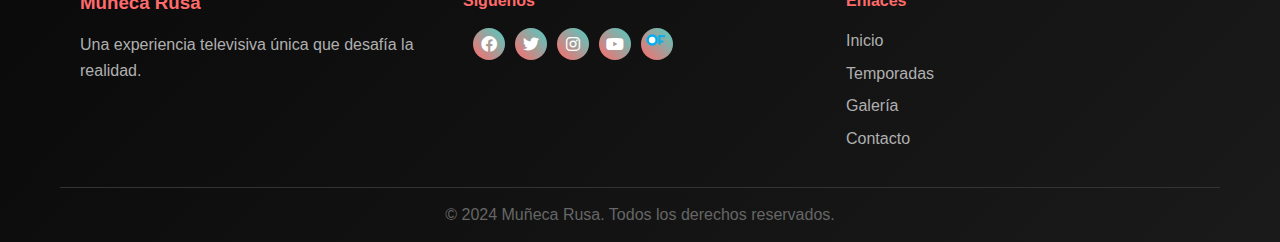
<file: temporada2.html>
<!DOCTYPE html>
<html lang="es">
<head>
    <meta charset="UTF-8">
    <meta name="viewport" content="width=device-width, initial-scale=1.0">
    <title>Temporada 2 - Muñeca Rusa</title>
    <link rel="stylesheet" href="css/styles.css">
    <link href="https://cdnjs.cloudflare.com/ajax/libs/font-awesome/6.0.0/css/all.min.css" rel="stylesheet">
</head>
<body>
    <!-- Navegación -->
    <nav class="navbar">
        <div class="nav-container">
            <a href="index.html" class="nav-logo" style="text-decoration: none; color: inherit; display: flex; align-items: center; gap: 10px;">
                <img src="img/logo.png" alt="Muñeca Rusa Logo" class="logo">
                <span class="logo-text">Muñeca Rusa</span>
            </a>
            
            <ul class="nav-menu">
                <li class="nav-item">
                    <a href="index.html" class="nav-link">Inicio</a>
                </li>
                <li class="nav-item dropdown">
                    <a href="temporadas.html" class="nav-link active">Temporadas <i class="fas fa-chevron-down"></i></a>
                    <ul class="dropdown-menu">
                        <li><a href="temporada1.html">Temporada 1</a></li>
                        <li><a href="temporada2.html" class="active">Temporada 2</a></li>
                        <li><a href="porsinolaviste.html">Por si no la viste</a></li>
                    </ul>
                </li>
                <li class="nav-item">
                    <a href="galeria.html" class="nav-link">Galería</a>
                </li>
                <li class="nav-item">
                    <a href="contacto.html" class="nav-link">Contacto</a>
                </li>
            </ul>
            
            <div class="hamburger">
                <span class="bar"></span>
                <span class="bar"></span>
                <span class="bar"></span>
            </div>
        </div>
    </nav>

    <!-- Contenido Principal -->
    <main class="main-content">
        <section class="season-header">
            <div class="container">
                <h1>Temporada 2</h1>
                <p>La temporada final que resuelve el misterio del bucle temporal</p>
            </div>
        </section>

        <section class="episodes-section">
            <div class="container">
                <div class="episodes-grid">
                    <!-- Episodio 1 -->
                    <a href="https://www.netflix.com/watch/81150356?trackId=268410292" target="_blank" style="text-decoration: none; color: inherit;">
                        <div class="episode-card">
                            <div class="episode-image">
                                <img src="img/muñecarusa-5.jpg" alt="Episodio 1">
                            </div>
                            <div class="episode-content">
                                <h3>Episodio 1: "El Regreso"</h3>
                                <p>Nadia despierta en una nueva realidad pero algo sigue estando mal.</p>
                            </div>
                        </div>
                    </a>

                    <!-- Episodio 2 -->
                    <a href="https://www.netflix.com/watch/81150357?trackId=200257859" target="_blank" style="text-decoration: none; color: inherit;">
                        <div class="episode-card">
                            <div class="episode-image">
                                <img src="img/muñecarusa-5.jpg" alt="Episodio 2">
                            </div>
                            <div class="episode-content">
                                <h3>Episodio 2: "La Conexión"</h3>
                                <p>Nadia descubre que Alan también está atrapado en su propio bucle.</p>
                            </div>
                        </div>
                    </a>

                    <!-- Episodio 3 -->
                    <a href="https://www.netflix.com/watch/81150358?trackId=200257858" target="_blank" style="text-decoration: none; color: inherit;">
                        <div class="episode-card">
                            <div class="episode-image">
                                <img src="img/muñecarusa-5.jpg" alt="Episodio 3">
                            </div>
                            <div class="episode-content">
                                <h3>Episodio 3: "El Origen"</h3>
                                <p>Se revela la verdad sobre el origen del bucle temporal.</p>
                            </div>
                        </div>
                    </a>

                    <!-- Episodio 4 -->
                    <a href="https://www.netflix.com/watch/81150359?trackId=200257858" target="_blank" style="text-decoration: none; color: inherit;">
                        <div class="episode-card">
                            <div class="episode-image">
                                <img src="img/muñecarusa-5.jpg" alt="Episodio 4">
                            </div>
                            <div class="episode-content">
                                <h3>Episodio 4: "La Decisión"</h3>
                                <p>Nadia debe tomar una decisión que cambiará todo para siempre.</p>
                            </div>
                        </div>
                    </a>

                    <!-- Episodio 5 -->
                    <a href="https://www.netflix.com/watch/81150360?trackId=200257858" target="_blank" style="text-decoration: none; color: inherit;">
                        <div class="episode-card">
                            <div class="episode-image">
                                <img src="img/muñecarusa-5.jpg" alt="Episodio 5">
                            </div>
                            <div class="episode-content">
                                <h3>Episodio 5: "La Verdad"</h3>
                                <p>Toda la verdad sobre el bucle finalmente se revela a Nadia y Alan.</p>
                            </div>
                        </div>
                    </a>

                    <!-- Episodio 6 -->
                    <a href="https://www.netflix.com/watch/81150361?trackId=200257858" target="_blank" style="text-decoration: none; color: inherit;">
                        <div class="episode-card">
                            <div class="episode-image">
                                <img src="img/muñecarusa-5.jpg" alt="Episodio 6">
                            </div>
                            <div class="episode-content">
                                <h3>Episodio 6: "El Final"</h3>
                                <p>Nadia y Alan deben trabajar juntos para romper el bucle definitivamente.</p>
                            </div>
                        </div>
                    </a>

                    <!-- Episodio 7 -->
                    <a href="https://www.netflix.com/watch/81150362?trackId=200257858" target="_blank" style="text-decoration: none; color: inherit;">

                        <div class="episode-card">
                            <div class="episode-image">
                                <img src="img/muñecarusa-5.jpg" alt="Episodio 7">
                            </div>
                            <div class="episode-content">
                                <h3>Episodio 7: "La Liberación"</h3>
                                <p>El momento decisivo llega mientras el bucle amenaza con destruir todo.</p>
                            </div>
                        </div>

                    <!-- Episodio 8 -->
                    <a href="https://www.netflix.com/watch/81150363?trackId=200257858" target="_blank" style="text-decoration: none; color: inherit;">

                        <div class="episode-card">
                            <div class="episode-image">
                                <img src="img/muñecarusa-5.jpg" alt="Episodio 8">
                            </div>
                            <div class="episode-content">
                                <h3>Episodio 8: "El Nuevo Comienzo"</h3>
                                <p>El final definitivo de la serie revela el destino final de todos los personajes.</p>
                            </div>
                        </div>
                </div>
            </div>
        </section>
    </main>

    <!-- Footer -->
    <footer class="footer">
        <div class="container">
            <div class="footer-content">
                <div class="footer-section">
                    <h3>Muñeca Rusa</h3>
                    <p>Una experiencia televisiva única que desafía la realidad.</p>
                </div>
                
                <div class="footer-section">
                    <h4>Síguenos</h4>
                    <div class="social-links">
                        <a href="https://www.facebook.com/netflix" target="_blank" class="social-link"><i class="fab fa-facebook"></i></a>
                        <a href="https://twitter.com/netflix" target="_blank" class="social-link"><i class="fab fa-twitter"></i></a>
                        <a href="https://www.instagram.com/netflix" target="_blank" class="social-link"><i class="fab fa-instagram"></i></a>
                        <a href="https://www.youtube.com/netflix" target="_blank" class="social-link"><i class="fab fa-youtube"></i></a>
                        <a href="https://youtu.be/oHg5SJYRHA0" target="_blank" class="social-link onlyfans">
                            <svg class="onlyfans-logo" viewBox="0 0 100 100" fill="currentColor">
                                <circle cx="35" cy="50" r="18" fill="currentColor"/>
                                <circle cx="35" cy="50" r="10" fill="white"/>
                                <rect x="55" y="35" width="20" height="6" fill="currentColor"/>
                                <rect x="55" y="35" width="6" height="30" fill="currentColor"/>
                                <rect x="55" y="52" width="15" height="6" fill="currentColor"/>
                            </svg>
                        </a>
                    </div>
                </div>
                
                <div class="footer-section">
                    <h4>Enlaces</h4>
                    <ul class="footer-links">
                        <li><a href="index.html">Inicio</a></li>
                        <li><a href="temporada1.html">Temporadas</a></li>
                        <li><a href="galeria.html">Galería</a></li>
                        <li><a href="contacto.html">Contacto</a></li>
                    </ul>
                </div>
            </div>
            
            <div class="footer-bottom">
                <p>&copy; 2024 Muñeca Rusa. Todos los derechos reservados.</p>
            </div>
        </div>
    </footer>

    <script src="js/script.js"></script>
</body>
</html>
</file>
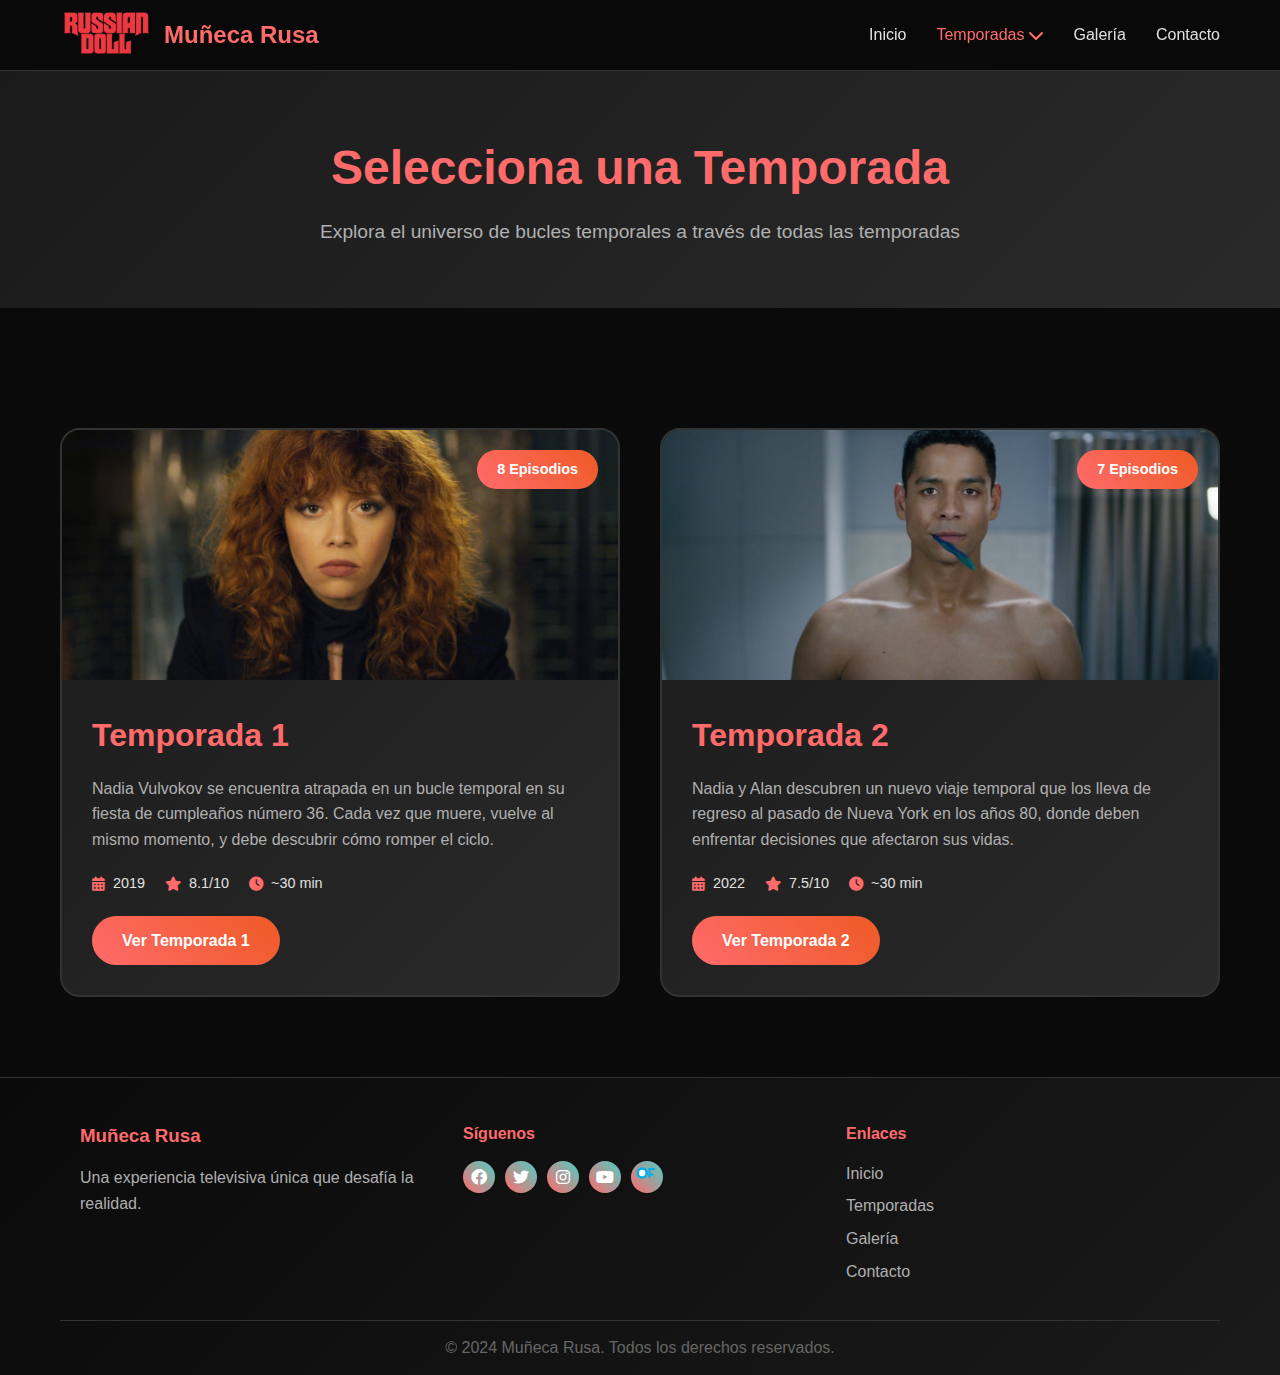
<file: temporadas.html>
<!DOCTYPE html>
<html lang="es">
<head>
    <meta charset="UTF-8">
    <meta name="viewport" content="width=device-width, initial-scale=1.0">
    <title>Temporadas - Muñeca Rusa</title>
    <link rel="stylesheet" href="css/styles.css">
    <link href="https://cdnjs.cloudflare.com/ajax/libs/font-awesome/6.0.0/css/all.min.css" rel="stylesheet">
    <style>
        .seasons-selector {
            padding: 80px 0;
        }

        .seasons-grid {
            display: grid;
            grid-template-columns: repeat(auto-fit, minmax(350px, 1fr));
            gap: 40px;
            margin-top: 40px;
        }

        .season-card {
            background: linear-gradient(135deg, #1a1a1a 0%, #2a2a2a 100%);
            border-radius: 20px;
            overflow: hidden;
            transition: all 0.3s ease;
            border: 2px solid #333;
            position: relative;
        }

        .season-card:hover {
            transform: translateY(-10px);
            box-shadow: 0 20px 40px rgba(255, 107, 107, 0.3);
            border-color: #ff6b6b;
        }

        .season-card-image {
            width: 100%;
            height: 250px;
            overflow: hidden;
            position: relative;
        }

        .season-card-image img {
            width: 100%;
            height: 100%;
            object-fit: cover;
            transition: transform 0.3s ease;
        }

        .season-card:hover .season-card-image img {
            transform: scale(1.1);
        }

        .season-badge {
            position: absolute;
            top: 20px;
            right: 20px;
            background: linear-gradient(45deg, #ff6b6b, #ee5a24);
            color: white;
            padding: 8px 20px;
            border-radius: 20px;
            font-weight: bold;
            font-size: 0.9rem;
        }

        .season-card-content {
            padding: 30px;
        }

        .season-card-content h2 {
            color: #ff6b6b;
            font-size: 2rem;
            margin-bottom: 15px;
        }

        .season-card-content p {
            color: #b0b0b0;
            font-size: 1rem;
            margin-bottom: 20px;
            line-height: 1.6;
        }

        .season-info {
            display: flex;
            gap: 20px;
            margin-bottom: 20px;
            flex-wrap: wrap;
        }

        .info-item {
            display: flex;
            align-items: center;
            gap: 8px;
            color: #e0e0e0;
            font-size: 0.9rem;
        }

        .info-item i {
            color: #ff6b6b;
        }

        .season-btn {
            display: inline-block;
            padding: 12px 30px;
            background: linear-gradient(45deg, #ff6b6b, #ee5a24);
            color: white;
            text-decoration: none;
            border-radius: 25px;
            font-weight: 600;
            transition: all 0.3s ease;
            border: none;
            cursor: pointer;
        }

        .season-btn:hover {
            transform: translateY(-2px);
            box-shadow: 0 10px 20px rgba(255, 107, 107, 0.4);
        }
    </style>
</head>
<body>
    <!-- Navegación -->
    <nav class="navbar">
        <div class="nav-container">
            <div class="nav-logo">
                <img src="img/logo.png" alt="Muñeca Rusa Logo" class="logo">
                <span class="logo-text">Muñeca Rusa</span>
            </div>
            
            <ul class="nav-menu">
                <li class="nav-item">
                    <a href="index.html" class="nav-link">Inicio</a>
                </li>
                <li class="nav-item dropdown">
                    <a href="temporadas.html" class="nav-link active">Temporadas <i class="fas fa-chevron-down"></i></a>
                    <ul class="dropdown-menu">
                        <li><a href="temporada1.html">Temporada 1</a></li>
                        <li><a href="temporada2.html">Temporada 2</a></li>
                        <li><a href="porsinolaviste.html">Por si no la viste</a></li>
                    </ul>
                </li>
                <li class="nav-item">
                    <a href="galeria.html" class="nav-link">Galería</a>
                </li>
                <li class="nav-item">
                    <a href="contacto.html" class="nav-link">Contacto</a>
                </li>
            </ul>
            
            <div class="hamburger">
                <span class="bar"></span>
                <span class="bar"></span>
                <span class="bar"></span>
            </div>
        </div>
    </nav>

    <!-- Contenido Principal -->
    <main class="main-content">
        <section class="season-header">
            <div class="container">
                <h1>Selecciona una Temporada</h1>
                <p>Explora el universo de bucles temporales a través de todas las temporadas</p>
            </div>
        </section>

        <section class="seasons-selector">
            <div class="container">
                <div class="seasons-grid">
                    <!-- Temporada 1 -->
                    <div class="season-card">
                        <div class="season-card-image">
                            <img src="img/muñecarusa-10.jpg" alt="Temporada 1">
                            <span class="season-badge">8 Episodios</span>
                        </div>
                        <div class="season-card-content">
                            <h2>Temporada 1</h2>
                            <p>Nadia Vulvokov se encuentra atrapada en un bucle temporal en su fiesta de cumpleaños número 36. Cada vez que muere, vuelve al mismo momento, y debe descubrir cómo romper el ciclo.</p>
                            <div class="season-info">
                                <div class="info-item">
                                    <i class="fas fa-calendar-alt"></i>
                                    <span>2019</span>
                                </div>
                                <div class="info-item">
                                    <i class="fas fa-star"></i>
                                    <span>8.1/10</span>
                                </div>
                                <div class="info-item">
                                    <i class="fas fa-clock"></i>
                                    <span>~30 min</span>
                                </div>
                            </div>
                            <a href="temporada1.html" class="season-btn">Ver Temporada 1</a>
                        </div>
                    </div>

                    <!-- Temporada 2 -->
                    <div class="season-card">
                        <div class="season-card-image">
                            <img src="img/muñecarusa-5.jpg" alt="Temporada 2">
                            <span class="season-badge">7 Episodios</span>
                        </div>
                        <div class="season-card-content">
                            <h2>Temporada 2</h2>
                            <p>Nadia y Alan descubren un nuevo viaje temporal que los lleva de regreso al pasado de Nueva York en los años 80, donde deben enfrentar decisiones que afectaron sus vidas.</p>
                            <div class="season-info">
                                <div class="info-item">
                                    <i class="fas fa-calendar-alt"></i>
                                    <span>2022</span>
                                </div>
                                <div class="info-item">
                                    <i class="fas fa-star"></i>
                                    <span>7.5/10</span>
                                </div>
                                <div class="info-item">
                                    <i class="fas fa-clock"></i>
                                    <span>~30 min</span>
                                </div>
                            </div>
                            <a href="temporada2.html" class="season-btn">Ver Temporada 2</a>
                        </div>
                    </div>
                </div>
            </div>
        </section>
    </main>

    <!-- Footer -->
    <footer class="footer">
        <div class="container">
            <div class="footer-content">
                <div class="footer-section">
                    <h3>Muñeca Rusa</h3>
                    <p>Una experiencia televisiva única que desafía la realidad.</p>
                </div>
                
                <div class="footer-section">
                    <h4>Síguenos</h4>
                    <div class="social-links">
                        <a href="https://www.facebook.com/netflix" target="_blank" class="social-link"><i class="fab fa-facebook"></i></a>
                        <a href="https://twitter.com/netflix" target="_blank" class="social-link"><i class="fab fa-twitter"></i></a>
                        <a href="https://www.instagram.com/netflix" target="_blank" class="social-link"><i class="fab fa-instagram"></i></a>
                        <a href="https://www.youtube.com/netflix" target="_blank" class="social-link"><i class="fab fa-youtube"></i></a>
                        <a href="https://youtu.be/oHg5SJYRHA0" target="_blank" class="social-link onlyfans">
                            <svg class="onlyfans-logo" viewBox="0 0 100 100" fill="currentColor">
                                <circle cx="35" cy="50" r="18" fill="currentColor"/>
                                <circle cx="35" cy="50" r="10" fill="white"/>
                                <rect x="55" y="35" width="20" height="6" fill="currentColor"/>
                                <rect x="55" y="35" width="6" height="30" fill="currentColor"/>
                                <rect x="55" y="52" width="15" height="6" fill="currentColor"/>
                            </svg>
                        </a>
                    </div>
                </div>
                
                <div class="footer-section">
                    <h4>Enlaces</h4>
                    <ul class="footer-links">
                        <li><a href="index.html">Inicio</a></li>
                        <li><a href="temporadas.html">Temporadas</a></li>
                        <li><a href="galeria.html">Galería</a></li>
                        <li><a href="contacto.html">Contacto</a></li>
                    </ul>
                </div>
            </div>
            
            <div class="footer-bottom">
                <p>&copy; 2024 Muñeca Rusa. Todos los derechos reservados.</p>
            </div>
        </div>
    </footer>

    <script src="js/script.js"></script>
</body>
</html>
</file>
<file: css/styles.css>
/* Reset y configuración base */
* {
    margin: 0;
    padding: 0;
    box-sizing: border-box;
}

html, body {
    height: 100%;
    margin: 0;
    padding: 0;
}

body {
    font-family: 'Segoe UI', Tahoma, Geneva, Verdana, sans-serif;
    background-color: #0a0a0a;
    color: #e0e0e0;
    line-height: 1.6;
    overflow-x: hidden;
    overflow-y: auto;
    display: flex;
    flex-direction: column;
    min-height: 100vh;
}

.container {
    max-width: 1200px;
    margin: 0 auto;
    padding: 0 20px;
}

/* Navegación */
.navbar {
    background-color: rgba(10, 10, 10, 0.95);
    backdrop-filter: blur(10px);
    position: fixed;
    top: 0;
    width: 100%;
    z-index: 1000;
    border-bottom: 1px solid #333;
}

.nav-container {
    max-width: 1200px;
    margin: 0 auto;
    padding: 0 20px;
    display: flex;
    justify-content: space-between;
    align-items: center;
    height: 70px;
}

.nav-logo {
    display: flex;
    align-items: center;
    gap: 10px;
}

.logo {
    width: 94px;
    height: auto;
    border-radius: 0;
}

.logo-text {
    font-size: 1.5rem;
    font-weight: bold;
    color: #ff6b6b;
}

.nav-menu {
    display: flex;
    list-style: none;
    gap: 30px;
}

.nav-item {
    position: relative;
}

.nav-link {
    color: #e0e0e0;
    text-decoration: none;
    font-weight: 500;
    transition: color 0.3s ease;
    display: flex;
    align-items: center;
    gap: 5px;
}

.nav-link:hover,
.nav-link.active {
    color: #ff6b6b;
}

.dropdown-menu {
    position: absolute;
    top: 100%;
    left: 0;
    background-color: #1a1a1a;
    border: 1px solid #333;
    border-radius: 8px;
    min-width: 200px;
    opacity: 0;
    visibility: hidden;
    transform: translateY(-10px);
    transition: all 0.3s ease;
    list-style: none;
    padding: 10px 0;
}

.dropdown:hover .dropdown-menu {
    opacity: 1;
    visibility: visible;
    transform: translateY(0);
}

.dropdown-menu li {
    padding: 0;
}

.dropdown-menu a {
    display: block;
    padding: 12px 20px;
    color: #e0e0e0;
    text-decoration: none;
    transition: background-color 0.3s ease;
}

.dropdown-menu a:hover,
.dropdown-menu a.active {
    background-color: #ff6b6b;
    color: #fff;
}

.hamburger {
    display: none;
    flex-direction: column;
    cursor: pointer;
}

.bar {
    width: 25px;
    height: 3px;
    background-color: #e0e0e0;
    margin: 3px 0;
    transition: 0.3s;
}

/* Contenido Principal */
.main-content {
    margin-top: 70px;
    flex: 1 0 auto;
    width: 100%;
}

/* Sección Hero */
.hero-section {
    padding: 80px 0 120px 0;
    background: linear-gradient(135deg, #0a0a0a 0%, #1a1a1a 100%);
    position: relative;
    z-index: 1;
    min-height: calc(100vh - 140px);
    transform: none; /* Asegurar que no haya transformaciones */
    margin-bottom: 0;
}

.hero-content {
    display: grid;
    grid-template-columns: 1fr 1fr;
    gap: 60px;
    align-items: center;
    min-height: 500px;
}

.hero-text h1 {
    font-size: 3.5rem;
    margin-bottom: 20px;
    background: linear-gradient(45deg, #ff6b6b, #4ecdc4);
    -webkit-background-clip: text;
    -webkit-text-fill-color: transparent;
    background-clip: text;
}

.hero-text p {
    font-size: 1.1rem;
    margin-bottom: 20px;
    color: #b0b0b0;
}

.hero-buttons {
    margin-top: 30px;
    display: flex;
    gap: 20px;
}

.btn {
    padding: 12px 30px;
    border: none;
    border-radius: 25px;
    text-decoration: none;
    font-weight: 600;
    transition: all 0.3s ease;
    cursor: pointer;
    display: inline-block;
}

.btn-primary {
    background: linear-gradient(45deg, #ff6b6b, #ee5a24);
    color: white;
}

.btn-primary:hover {
    transform: translateY(-2px);
    box-shadow: 0 10px 20px rgba(255, 107, 107, 0.3);
}

.btn-secondary {
    background: transparent;
    color: #ff6b6b;
    border: 2px solid #ff6b6b;
}

.btn-secondary:hover {
    background-color: #ff6b6b;
    color: white;
    transform: translateY(-2px);
}

.hero-image img {
    width: 100%;
    border-radius: 20px;
    box-shadow: 0 20px 40px rgba(0, 0, 0, 0.5);
}

/* Asegurar que el contenido del hero sea visible */
.hero-text {
    position: relative;
    z-index: 2;
}

.hero-image {
    position: relative;
    z-index: 2;
}

/* Encabezados de sección */
.season-header,
.gallery-header,
.contact-header {
    padding: 60px 0;
    text-align: center;
    background: linear-gradient(135deg, #1a1a1a 0%, #2a2a2a 100%);
}

.season-header h1,
.gallery-header h1,
.contact-header h1 {
    font-size: 3rem;
    margin-bottom: 10px;
    color: #ff6b6b;
}

.season-header p,
.gallery-header p,
.contact-header p {
    font-size: 1.2rem;
    color: #b0b0b0;
}

/* Tarjetas de episodios */
.episodes-section {
    padding: 80px 0;
}

.episodes-grid {
    display: grid;
    grid-template-columns: repeat(auto-fit, minmax(300px, 1fr));
    gap: 30px;
}

.episode-card {
    background: linear-gradient(135deg, #1a1a1a 0%, #2a2a2a 100%);
    border-radius: 15px;
    overflow: hidden;
    transition: transform 0.3s ease, box-shadow 0.3s ease;
    border: 1px solid #333;
}

.episode-card:hover {
    transform: translateY(-10px);
    box-shadow: 0 20px 40px rgba(255, 107, 107, 0.2);
}

.episode-image img {
    width: 100%;
    height: 200px;
    object-fit: cover;
}

.episode-content {
    padding: 20px;
}

.episode-content h3 {
    color: #ff6b6b;
    margin-bottom: 10px;
    font-size: 1.2rem;
}

.episode-content p {
    color: #b0b0b0;
    font-size: 0.95rem;
}

/* Galería */
.gallery-section {
    padding: 80px 0;
}

.gallery-filters {
    display: flex;
    justify-content: center;
    gap: 20px;
    margin-bottom: 40px;
    flex-wrap: wrap;
}

.filter-btn {
    padding: 10px 20px;
    background: transparent;
    color: #e0e0e0;
    border: 2px solid #333;
    border-radius: 25px;
    cursor: pointer;
    transition: all 0.3s ease;
    font-weight: 500;
}

.filter-btn:hover,
.filter-btn.active {
    background-color: #ff6b6b;
    border-color: #ff6b6b;
    color: white;
}

.gallery-grid {
    display: grid;
    grid-template-columns: repeat(auto-fit, minmax(250px, 1fr));
    gap: 20px;
}

.gallery-item {
    position: relative;
    border-radius: 15px;
    overflow: hidden;
    cursor: pointer;
    transition: transform 0.3s ease;
}

.gallery-item:hover {
    transform: scale(1.02);
}

.gallery-image {
    width: 100%;
    height: 250px;
    object-fit: cover;
    transition: filter 0.3s ease;
}

.gallery-overlay {
    position: absolute;
    bottom: 0;
    left: 0;
    right: 0;
    background: linear-gradient(transparent, rgba(0, 0, 0, 0.8));
    padding: 20px 15px 15px;
    transform: translateY(100%);
    transition: transform 0.3s ease;
}

.gallery-item:hover .gallery-overlay {
    transform: translateY(0);
}

.gallery-overlay h3 {
    color: white;
    margin-bottom: 10px;
    font-size: 1.2rem;
}

.gallery-overlay p {
    color: white;
    margin-bottom: 15px;
    font-size: 0.9rem;
}

.gallery-btn {
    background: rgba(255, 255, 255, 0.2);
    border: 2px solid white;
    color: white;
    padding: 10px 15px;
    border-radius: 50%;
    cursor: pointer;
    transition: all 0.3s ease;
}

.gallery-btn:hover {
    background: white;
    color: #ff6b6b;
}

/* Modal */
.modal {
    display: none;
    position: fixed;
    z-index: 2000;
    left: 0;
    top: 0;
    width: 100%;
    height: 100%;
    background-color: rgba(0, 0, 0, 0.9);
    backdrop-filter: blur(5px);
}

.modal-content {
    margin: auto;
    display: block;
    max-width: 90%;
    max-height: 90%;
    margin-top: 5%;
    border-radius: 10px;
}

.close {
    position: absolute;
    top: 20px;
    right: 35px;
    color: #fff;
    font-size: 40px;
    font-weight: bold;
    cursor: pointer;
    transition: color 0.3s ease;
}

.close:hover {
    color: #ff6b6b;
}

.modal-caption {
    text-align: center;
    color: #fff;
    padding: 20px;
    font-size: 1.2rem;
}

/* Contacto */
.contact-section {
    padding: 80px 0;
}

.contact-content {
    display: grid;
    grid-template-columns: 1fr 1fr;
    gap: 60px;
    margin-bottom: 60px;
}

.contact-form-container h2,
.contact-info h2 {
    color: #ff6b6b;
    margin-bottom: 30px;
    font-size: 2rem;
}

.contact-form {
    background: linear-gradient(135deg, #1a1a1a 0%, #2a2a2a 100%);
    padding: 40px;
    border-radius: 15px;
    border: 1px solid #333;
}

.form-group {
    margin-bottom: 25px;
}

.form-group label {
    display: block;
    margin-bottom: 8px;
    color: #e0e0e0;
    font-weight: 500;
}

.form-group input,
.form-group select,
.form-group textarea {
    width: 100%;
    padding: 12px 15px;
    background-color: #0a0a0a;
    border: 2px solid #333;
    border-radius: 8px;
    color: #e0e0e0;
    font-size: 1rem;
    transition: border-color 0.3s ease;
}

.form-group input:focus,
.form-group select:focus,
.form-group textarea:focus {
    outline: none;
    border-color: #ff6b6b;
}

.contact-item {
    display: flex;
    align-items: flex-start;
    gap: 20px;
    margin-bottom: 30px;
    padding: 20px;
    background: linear-gradient(135deg, #1a1a1a 0%, #2a2a2a 100%);
    border-radius: 15px;
    border: 1px solid #333;
}

.contact-icon {
    width: 50px;
    height: 50px;
    background: linear-gradient(45deg, #ff6b6b, #4ecdc4);
    border-radius: 50%;
    display: flex;
    align-items: center;
    justify-content: center;
    flex-shrink: 0;
}

.contact-icon i {
    color: white;
    font-size: 1.2rem;
}

.contact-details h3 {
    color: #ff6b6b;
    margin-bottom: 10px;
}

.contact-details p {
    color: #b0b0b0;
    margin-bottom: 5px;
}

.social-contact {
    margin-top: 40px;
}

.social-contact h3 {
    color: #ff6b6b;
    margin-bottom: 10px;
    font-size: 1.5rem;
}

.social-contact p {
    color: #b0b0b0;
    margin-bottom: 25px;
    font-style: italic;
}

.social-links-inline {
    display: flex;
    width: 100%;
    gap: 15px;
}

.social-link-card {
    background: linear-gradient(135deg, #1a1a1a 0%, #2a2a2a 100%);
    border: 2px solid #333;
    border-radius: 12px;
    padding: 20px 15px;
    text-decoration: none;
    color: #e0e0e0;
    transition: all 0.3s ease;
    display: flex;
    flex-direction: column;
    align-items: center;
    text-align: center;
    position: relative;
    overflow: hidden;
    flex: 1;
}

.social-link-card::before {
    content: '';
    position: absolute;
    top: 0;
    left: -100%;
    width: 100%;
    height: 100%;
    background: linear-gradient(90deg, transparent, rgba(255, 255, 255, 0.1), transparent);
    transition: left 0.5s ease;
}

.social-link-card:hover::before {
    left: 100%;
}

.social-link-card i {
    font-size: 2rem;
    margin-bottom: 8px;
    transition: transform 0.3s ease;
}

.social-link-card span {
    font-weight: 600;
    font-size: 0.9rem;
    margin-bottom: 0;
}

.social-link-card.onlyfans i,
.social-link-card.onlyfans .onlyfans-logo {
    color: #00AFF0;
}

.onlyfans-logo {
    width: 2rem;
    height: 2rem;
    margin-bottom: 8px;
    transition: transform 0.3s ease;
}


/* Colores específicos para cada red social */
.social-link-card.facebook:hover {
    border-color: #1877f2;
    transform: translateY(-5px);
    box-shadow: 0 10px 20px rgba(24, 119, 242, 0.3);
}

.social-link-card.facebook:hover i {
    color: #1877f2;
    transform: scale(1.1);
}

.social-link-card.twitter:hover {
    border-color: #1da1f2;
    transform: translateY(-5px);
    box-shadow: 0 10px 20px rgba(29, 161, 242, 0.3);
}

.social-link-card.twitter:hover i {
    color: #1da1f2;
    transform: scale(1.1);
}

.social-link-card.instagram:hover {
    border-color: #e4405f;
    transform: translateY(-5px);
    box-shadow: 0 10px 20px rgba(228, 64, 95, 0.3);
}

.social-link-card.instagram:hover i {
    color: #e4405f;
    transform: scale(1.1);
}

.social-link-card.youtube:hover {
    border-color: #ff0000;
    transform: translateY(-5px);
    box-shadow: 0 10px 20px rgba(255, 0, 0, 0.3);
}

.social-link-card.youtube:hover i {
    color: #ff0000;
    transform: scale(1.1);
}

.social-link-card.onlyfans:hover {
    border-color: #00AFF0;
    transform: translateY(-5px);
    box-shadow: 0 10px 20px rgba(0, 175, 240, 0.3);
}

.social-link-card.onlyfans:hover i,
.social-link-card.onlyfans:hover .onlyfans-logo {
    color: #00AFF0;
    transform: scale(1.1);
}

/* Mapa */
.map-section {
    margin-top: 60px;
}

.map-section h2 {
    color: #ff6b6b;
    text-align: center;
    margin-bottom: 30px;
    font-size: 2rem;
}

.map-container {
    border-radius: 15px;
    overflow: hidden;
    border: 1px solid #333;
}

.map-description {
    text-align: center;
    margin-top: 20px;
    color: #b0b0b0;
    font-style: italic;
}

/* Footer */
.footer {
    background: linear-gradient(135deg, #0a0a0a 0%, #1a1a1a 100%);
    padding: 43px 0 14px;
    border-top: 1px solid #333;
    margin-top: auto;
    width: 100%;
    position: relative;
    z-index: 2;
    flex-shrink: 0;
}

.footer-content {
    display: grid;
    grid-template-columns: repeat(auto-fit, minmax(250px, 1fr));
    gap: 29px;
    margin-bottom: 29px;
    max-width: 1200px;
    margin-left: auto;
    margin-right: auto;
    padding: 0 20px;
}

.footer-section h3,
.footer-section h4 {
    color: #ff6b6b;
    margin-bottom: 14px;
}

.footer-section p {
    color: #b0b0b0;
    margin-bottom: 10px;
}

.footer-links {
    list-style: none;
}

.footer-links li {
    margin-bottom: 7px;
}

.footer-links a {
    color: #b0b0b0;
    text-decoration: none;
    transition: color 0.3s ease;
}

.footer-links a:hover {
    color: #ff6b6b;
}

.social-links {
    display: flex;
    gap: 10px;
}

.social-link {
    width: 32px;
    height: 32px;
    background: linear-gradient(45deg, #ff6b6b, #4ecdc4);
    border-radius: 50%;
    display: flex;
    align-items: center;
    justify-content: center;
    color: white;
    text-decoration: none;
    transition: transform 0.3s ease;
}

.social-link:hover {
    transform: translateY(-3px);
}

.social-link.onlyfans svg {
    width: 32px;
    height: 32px;
    color: #00AFF0;
}

.social-link.onlyfans:hover svg {
    color: #FF0080;
    transform: scale(1.1);
}

.footer-bottom {
    text-align: center;
    padding-top: 14px;
    border-top: 1px solid #333;
    color: #666;
    max-width: 1200px;
    margin-left: auto;
    margin-right: auto;
    padding-left: 20px;
    padding-right: 20px;
}

/* Responsive Design */
@media (max-width: 768px) {
    .hamburger {
        display: flex;
    }
    
    .nav-menu {
        position: fixed;
        left: -100%;
        top: 70px;
        flex-direction: column;
        background-color: #1a1a1a;
        width: 100%;
        text-align: center;
        transition: 0.3s;
        padding: 20px 0;
        border-top: 1px solid #333;
        z-index: 999;
    }
    
    .nav-menu.active {
        left: 0;
    }
    
    .nav-menu li {
        margin: 10px 0;
    }
    
    /* Estilos específicos para dropdown en móvil */
    .dropdown {
        position: relative;
    }
    
    .dropdown-menu {
        position: static !important;
        display: none;
        opacity: 1;
        visibility: visible;
        max-height: none;
        overflow: visible;
        transform: none !important;
        transition: none;
        background-color: #0f0f0f;
        border: none;
        border-radius: 0;
        margin-top: 5px;
        padding: 5px 0;
    }
    
    .dropdown-menu.active {
        display: block !important;
    }
    
    .dropdown-menu li {
        margin: 0;
        padding: 0;
    }
    
    .dropdown-menu a {
        display: block;
        padding: 12px 20px;
        background-color: transparent;
        color: #e0e0e0;
        text-decoration: none;
    }
    
    .dropdown-menu a:hover,
    .dropdown-menu a.active {
        background-color: #ff6b6b;
        color: #fff;
    }
    
    /* Icono de flecha en móvil */
    .dropdown > .nav-link i {
        transition: transform 0.2s ease;
        margin-left: 5px;
    }
    
    .dropdown.open > .nav-link i {
        transform: rotate(180deg);
    }
    
    .hero-content {
        grid-template-columns: 1fr;
        text-align: center;
        gap: 40px;
    }
    
    .hero-text h1 {
        font-size: 2.5rem;
    }
    
    .hero-buttons {
        justify-content: center;
        flex-wrap: wrap;
    }
    
    .contact-content {
        grid-template-columns: 1fr;
        gap: 40px;
    }
    
    .contact-form {
        padding: 30px 20px;
    }
    
    .gallery-filters {
        justify-content: center;
        gap: 10px;
    }
    
    .filter-btn {
        padding: 8px 15px;
        font-size: 0.9rem;
    }
    
    .episodes-grid {
        grid-template-columns: 1fr;
    }
    
    .gallery-grid {
        grid-template-columns: repeat(auto-fit, minmax(200px, 1fr));
        gap: 15px;
    }
    
    .footer {
        padding: 29px 0 14px;
    }
    
    .footer-content {
        grid-template-columns: 1fr;
        text-align: center;
        gap: 22px;
        padding: 0 15px;
    }
    
    .footer-section {
        padding: 0 10px;
    }
    
    .social-links {
        justify-content: center;
        flex-wrap: wrap;
    }
    
    .footer-bottom {
        padding-left: 15px;
        padding-right: 15px;
        font-size: 0.9rem;
    }
}

@media (max-width: 480px) {
    .container {
        padding: 0 15px;
    }
    
    .hero-text h1 {
        font-size: 2rem;
    }
    
    .hero-text p {
        font-size: 1rem;
    }
    
    .btn {
        padding: 10px 20px;
        font-size: 0.9rem;
    }
    
    .season-header h1,
    .gallery-header h1,
    .contact-header h1 {
        font-size: 2rem;
    }
    
    .contact-form {
        padding: 20px 15px;
    }
    
    .contact-item {
        flex-direction: column;
        text-align: center;
    }
    
    .modal-content {
        max-width: 95%;
        margin-top: 10%;
    }
    
    .close {
        top: 10px;
        right: 20px;
        font-size: 30px;
    }
    
    .footer {
        padding: 22px 0 10px;
    }
    
    .footer-content {
        gap: 18px;
        padding: 0 10px;
    }
    
    .footer-section h3,
    .footer-section h4 {
        font-size: 1.1rem;
        margin-bottom: 10px;
    }
    
    .footer-section p {
        font-size: 0.9rem;
    }
    
    .footer-links li {
        margin-bottom: 6px;
    }
    
    .footer-links a {
        font-size: 0.9rem;
    }
    
    .social-link {
        width: 28px;
        height: 28px;
    }
    
    .footer-bottom {
        font-size: 0.8rem;
        padding: 10px 10px 0;
    }
    
    .social-links-inline {
        gap: 10px;
    }
    
    .social-link-card {
        padding: 15px 10px;
    }
    
    .social-link-card i {
        font-size: 1.6rem;
        margin-bottom: 6px;
    }
    
    .onlyfans-logo {
        width: 1.6rem;
        height: 1.6rem;
        margin-bottom: 6px;
    }
    
    
    .social-link-card span {
        font-size: 0.8rem;
    }
}

/* Animaciones */
@keyframes fadeInUp {
    from {
        opacity: 0;
        transform: translateY(30px);
    }
    to {
        opacity: 1;
        transform: translateY(0);
    }
}

.episode-card,
.gallery-item,
.contact-item {
    animation: fadeInUp 0.6s ease-out;
}

/* Scrollbar personalizada */
::-webkit-scrollbar {
    width: 8px;
}

::-webkit-scrollbar-track {
    background: #1a1a1a;
}

::-webkit-scrollbar-thumb {
    background: linear-gradient(45deg, #ff6b6b, #4ecdc4);
    border-radius: 4px;
}

::-webkit-scrollbar-thumb:hover {
    background: linear-gradient(45deg, #ee5a24, #00b894);
}

/* Estados de carga */
.loading {
    opacity: 0.7;
    pointer-events: none;
}

/* Transiciones suaves */
* {
    transition: color 0.3s ease, background-color 0.3s ease, border-color 0.3s ease;
}
</file>
